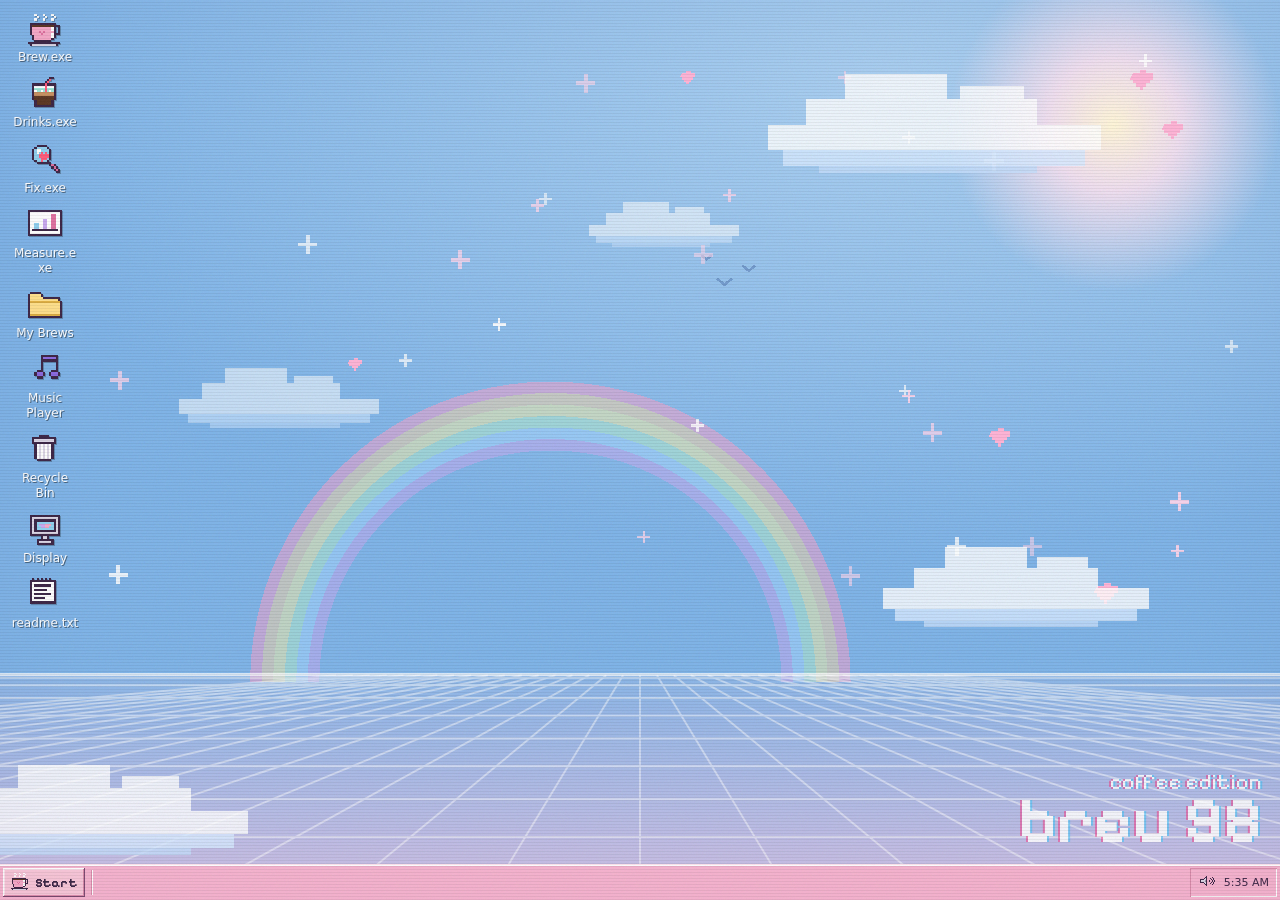
<file: index.html>
<!DOCTYPE html>
<html lang="en" data-theme="sky">
<head>
<meta charset="UTF-8">
<meta name="viewport" content="width=device-width, initial-scale=1.0, viewport-fit=cover">
<title>breu 98 — Coffee Brewing Assistant</title>
<meta http-equiv="Content-Security-Policy" content="default-src 'none'; script-src 'self'; style-src 'self' 'unsafe-inline'; img-src 'self' data: blob:; font-src 'self'; media-src 'self' blob:; base-uri 'none'; form-action 'none'">
<meta name="referrer" content="no-referrer">
<meta name="description" content="breu 98 — a retro desktop coffee brewing assistant: ratios, recipes, taste troubleshooting and extraction yield.">
<meta name="theme-color" content="#7db3e8">
<link rel="icon" href="data:image/svg+xml,%3Csvg xmlns='http://www.w3.org/2000/svg' viewBox='0 0 16 16' shape-rendering='crispEdges'%3E%3Crect x='1' y='5' width='12' height='9' fill='%233a2344'/%3E%3Crect x='2' y='6' width='10' height='6' fill='%23f7a8c8'/%3E%3Crect x='13' y='7' width='2' height='4' fill='%233a2344'/%3E%3Crect x='3' y='1' width='1' height='3' fill='%23b98be6'/%3E%3Crect x='7' y='1' width='1' height='3' fill='%23b98be6'/%3E%3C/svg%3E">
<link rel="preload" href="fonts/pixelify-sans-latin.woff2" as="font" type="font/woff2" crossorigin>
<link rel="preload" href="fonts/vt323-latin.woff2" as="font" type="font/woff2" crossorigin>
<link rel="stylesheet" href="styles.css">
</head>
<body class="fx">

<div id="boot" role="button" aria-label="Skip startup screen">
  <div><div class="logo">breu<sup>98</sup></div><p>coffee edition · warming up the kettle…</p>
    <p class="err">Something went wrong while starting up. Tap to reload.</p></div>
  <div class="bar"></div>
</div>

<div id="desktop">
  <div class="wall wall-sky" aria-hidden="true">
    <svg viewBox="0 0 1000 700" preserveAspectRatio="xMidYMid slice" shape-rendering="crispEdges">
      <defs>
        <radialGradient id="sun"><stop offset="0" stop-color="#fff6d8"/><stop offset=".4" stop-color="#ffe3f0" stop-opacity=".85"/><stop offset="1" stop-color="#ffe3f0" stop-opacity="0"/></radialGradient>
        <linearGradient id="sg" x1="0" y1="0" x2="0" y2="1"><stop offset="0" stop-color="#ffc6e2" stop-opacity=".1"/><stop offset="1" stop-color="#ffc6e2" stop-opacity=".6"/></linearGradient>
        <g id="cl">
          <rect x="60" y="0" width="80" height="20" fill="#fff"/><rect x="150" y="10" width="50" height="12" fill="#fff"/>
          <rect x="30" y="20" width="180" height="20" fill="#fff"/><rect x="0" y="40" width="260" height="20" fill="#fff"/>
          <rect x="12" y="60" width="236" height="12" fill="#d6e9ff"/><rect x="40" y="72" width="170" height="6" fill="#c3dcfa"/>
        </g>
      </defs>
      <g data-ax="870" data-ay="110"><circle cx="870" cy="110" r="130" fill="url(#sun)" shape-rendering="auto"/></g>
      <g fill="none" stroke-width="9" opacity=".5" data-ax="430" data-ay="545" data-s=".62">
        <path d="M200 545 A230 230 0 0 1 660 545" stroke="#ff9ec8"/><path d="M209 545 A221 221 0 0 1 651 545" stroke="#ffd59e"/>
        <path d="M218 545 A212 212 0 0 1 642 545" stroke="#fff3a0"/><path d="M227 545 A203 203 0 0 1 633 545" stroke="#b8f0c8"/>
        <path d="M236 545 A194 194 0 0 1 624 545" stroke="#a8d8ff"/><path d="M245 545 A185 185 0 0 1 615 545" stroke="#c9a8f0"/>
      </g>
      <g opacity=".55">
        <g data-ax="218" data-ay="324"><g><use href="#cl" transform="translate(140 300) scale(.6)"/></g></g>
        <g data-ax="518" data-ay="188"><g><use href="#cl" transform="translate(460 170) scale(.45)"/></g></g>
      </g>
      <g fill="none" stroke="#5a7fb8" stroke-width="2" opacity=".6" data-ax="565" data-ay="222">
        <path d="M560 230 l6 5 l6 -5"/><path d="M580 220 l5 4 l5 -4"/><path d="M548 212 l4 3 l4 -3"/>
      </g>
      <rect x="0" y="540" width="1000" height="160" fill="url(#sg)"/>
      <g id="sky-grid" stroke="#fff" stroke-width="1.5" opacity=".45" shape-rendering="auto"></g>
      <rect x="0" y="538" width="1000" height="3" fill="#fff" opacity=".7"/>
      <g id="sky-sparkles"></g>
      <g opacity=".8">
        <g data-ax="730" data-ay="100" data-s=".75"><g><use href="#cl" transform="translate(600 70)"/></g></g>
        <g data-ax="794" data-ay="470" data-s=".75"><g><use href="#cl" transform="translate(690 440) scale(.8)"/></g></g>
        <g><use href="#cl" transform="translate(-40 610) scale(.9)"/></g>
      </g>
    </svg>
  </div>
  <div class="wall wall-dream" aria-hidden="true">
    <svg viewBox="0 0 1000 700" preserveAspectRatio="xMidYMid slice" shape-rendering="crispEdges">
      <defs><linearGradient id="dg" x1="0" y1="0" x2="0" y2="1"><stop offset="0" stop-color="#b9a2ee"/><stop offset=".65" stop-color="#e3b8ea"/><stop offset="1" stop-color="#f7c6de"/></linearGradient></defs>
      <defs><linearGradient id="ss" x1="0" y1="0" x2="1" y2="0"><stop offset="0" stop-color="#fff" stop-opacity="0"/><stop offset="1" stop-color="#fff"/></linearGradient></defs>
      <rect width="1000" height="700" fill="url(#dg)"/>
      <g id="dream-stars" fill="#fff"></g>
      <g data-ax="600" data-ay="90" data-ty="215"><line x1="540" y1="120" x2="650" y2="62" stroke="url(#ss)" stroke-width="3" shape-rendering="auto"/>
      <rect x="648" y="59" width="6" height="6" fill="#fff"/></g>
      <g data-ax="770" data-ay="165" data-s=".8" data-ty="245"><circle cx="760" cy="170" r="70" fill="#fff" opacity=".18" shape-rendering="auto"/>
      <circle cx="760" cy="170" r="62" fill="#fff7fd"/><circle cx="790" cy="150" r="58" fill="#c9aef0"/></g>
      <g data-ax="200" data-ay="150" data-ty="275"><g transform="translate(200 150)">
        <circle r="24" fill="#f7c6de"/><rect x="-24" y="-3" width="48" height="5" fill="#e6a4cc"/><rect x="-20" y="8" width="40" height="4" fill="#e6a4cc"/>
        <ellipse rx="44" ry="9" fill="none" stroke="#fff" stroke-width="3" opacity=".85" transform="rotate(-18)" shape-rendering="auto"/>
      </g></g>
      <g id="dream-city" opacity=".85"></g>
      <g fill="#9a7fe0" opacity=".75"><rect x="0" y="560" width="1000" height="140"/><rect x="40" y="530" width="220" height="30"/><rect x="90" y="505" width="120" height="25"/><rect x="560" y="520" width="300" height="40"/><rect x="620" y="490" width="160" height="30"/></g>
      <g fill="#b99af0" opacity=".8"><rect x="0" y="610" width="1000" height="90"/><rect x="300" y="585" width="240" height="25"/><rect x="820" y="590" width="180" height="20"/></g>
      <g data-ax="910" data-ay="400">
      <g fill="#5f46ad"><rect x="905" y="250" width="9" height="400"/><rect x="872" y="272" width="76" height="6"/><rect x="884" y="300" width="52" height="5"/>
        <rect x="874" y="266" width="4" height="6"/><rect x="942" y="266" width="4" height="6"/><rect x="886" y="294" width="4" height="6"/><rect x="930" y="294" width="4" height="6"/></g>
      <g fill="none" stroke="#5f46ad" stroke-width="2" opacity=".85" shape-rendering="auto">
        <path d="M876 268 Q 560 360 -20 300"/><path d="M944 268 Q 985 292 1020 290"/>
        <path d="M888 296 Q 560 400 -20 350"/><path d="M932 296 Q 980 322 1020 320"/>
      </g></g>
      <g fill="#fbe3f5" opacity=".7">
        <g><rect x="120" y="330" width="90" height="12"/><rect x="100" y="342" width="150" height="12"/><rect x="130" y="354" width="80" height="8" fill="#e9c6ef"/></g>
        <g><rect x="420" y="250" width="70" height="10"/><rect x="400" y="260" width="120" height="10"/></g>
      </g>
    </svg>
  </div>
  <div class="wall wall-holo" aria-hidden="true">
    <svg viewBox="0 0 1000 700" preserveAspectRatio="xMidYMid slice">
      <defs>
        <linearGradient id="hbase" x1="0" y1="0" x2="1" y2="1"><stop offset="0" stop-color="#3b62c8"/><stop offset=".45" stop-color="#5f78dc"/><stop offset="1" stop-color="#2f58b8"/></linearGradient>
        <radialGradient id="hb1"><stop offset="0" stop-color="#c9b0f4" stop-opacity=".95"/><stop offset="1" stop-color="#c9b0f4" stop-opacity="0"/></radialGradient>
        <radialGradient id="hb2"><stop offset="0" stop-color="#8fe8f4" stop-opacity=".9"/><stop offset="1" stop-color="#8fe8f4" stop-opacity="0"/></radialGradient>
        <radialGradient id="hb3"><stop offset="0" stop-color="#f4b6e2" stop-opacity=".8"/><stop offset="1" stop-color="#f4b6e2" stop-opacity="0"/></radialGradient>
        <radialGradient id="hb4"><stop offset="0" stop-color="#7fa8f0" stop-opacity=".9"/><stop offset="1" stop-color="#7fa8f0" stop-opacity="0"/></radialGradient>
        <linearGradient id="hrib" x1="0" y1="0" x2="1" y2="0"><stop offset="0" stop-color="#a8f0ff" stop-opacity=".55"/><stop offset=".35" stop-color="#d9c2ff" stop-opacity=".5"/><stop offset=".7" stop-color="#ffc2e6" stop-opacity=".45"/><stop offset="1" stop-color="#a8f0ff" stop-opacity=".55"/></linearGradient>
        <linearGradient id="hrib2" x1="0" y1="0" x2="1" y2=".4"><stop offset="0" stop-color="#2a4fb0" stop-opacity=".45"/><stop offset=".5" stop-color="#6f7fe0" stop-opacity=".25"/><stop offset="1" stop-color="#2a4fb0" stop-opacity=".45"/></linearGradient>
        <radialGradient id="bub" cx=".35" cy=".3" r=".75"><stop offset="0" stop-color="#fff" stop-opacity=".9"/><stop offset=".22" stop-color="#fff" stop-opacity=".12"/><stop offset="1" stop-color="#d8f4ff" stop-opacity=".3"/></radialGradient>
        <linearGradient id="iri" x1="0" y1="0" x2="1" y2="1"><stop offset="0" stop-color="#ffb3e0"/><stop offset=".5" stop-color="#a8f0ff"/><stop offset="1" stop-color="#fff3a8"/></linearGradient>
        <linearGradient id="gloss" x1="0" y1="0" x2="1" y2="1"><stop offset=".3" stop-color="#fff" stop-opacity="0"/><stop offset=".48" stop-color="#fff" stop-opacity=".22"/><stop offset=".52" stop-color="#fff" stop-opacity=".08"/><stop offset=".7" stop-color="#fff" stop-opacity="0"/></linearGradient>
      </defs>
      <rect width="1000" height="700" fill="url(#hbase)"/>
      <circle cx="240" cy="170" r="430" fill="url(#hb1)"/>
      <circle cx="840" cy="580" r="400" fill="url(#hb2)"/>
      <circle cx="720" cy="110" r="300" fill="url(#hb3)"/>
      <circle cx="110" cy="640" r="360" fill="url(#hb4)"/>
      <path d="M-60 430 C 140 300 330 560 560 440 S 880 250 1060 350 L1060 470 C 880 390 760 570 540 560 S 160 430 -60 540 Z" fill="url(#hrib)"/>
      <path d="M-60 190 C 170 90 360 300 600 200 S 900 60 1060 130 L1060 200 C 880 150 740 330 560 300 S 180 170 -60 260 Z" fill="url(#hrib2)"/>
      <path d="M-60 610 C 220 520 420 700 700 600 S 960 520 1060 560 L1060 720 L-60 720 Z" fill="url(#hrib)" opacity=".7"/>
      <g fill="none" stroke="#fff" stroke-linecap="round">
        <path d="M-60 436 C 140 306 330 566 560 446 S 880 256 1060 356" stroke-width="3" opacity=".35"/>
        <path d="M-60 196 C 170 96 360 306 600 206 S 900 66 1060 136" stroke-width="2" opacity=".25"/>
        <path d="M-60 616 C 220 526 420 706 700 606 S 960 526 1060 566" stroke-width="2" opacity=".3"/>
      </g>
      <rect width="1000" height="700" fill="url(#gloss)"/>
      <g id="holo-bits"></g>
    </svg>
  </div>
  <div class="watermark" aria-hidden="true"><span>coffee edition</span><b>breu 98</b></div>
  <div id="icons" role="list" aria-label="Desktop"></div>
  <div id="wins"></div>
</div>

<div id="start-menu" hidden role="menu" aria-label="Start menu">
  <div class="banner">breu<em>98</em></div>
  <ul id="start-list"></ul>
</div>

<nav id="taskbar" aria-label="Taskbar">
  <button class="btn" id="start-btn" aria-haspopup="menu" aria-expanded="false"><span id="start-ico"></span>Start</button>
  <div class="tb-sep"></div>
  <div id="tasks"></div>
  <div id="tray">
    <button id="snd-btn" aria-label="Sound off" title="Sound off"></button>
    <span id="clock"></span>
  </div>
</nav>

<div id="fx" aria-hidden="true"></div>
<div id="shutdown" hidden role="button">It's now safe to drink your coffee.<br><small style="font-size:.5em;opacity:.7">click to boot again</small></div>

<!-- ── APP TEMPLATES ───────────────────────────────────── -->
<template id="t-brew">
  <div class="tabs" role="tablist" aria-label="Category" id="cat-tabs"></div>
  <div class="tabpanel">
    <div class="btn-row" id="method-chips" role="group" aria-label="Method"></div>
    <p id="method-desc" class="why" style="margin-top:10px; font-size:12px;"></p>
  </div>
  <fieldset class="grp"><legend>Parameters</legend>
    <div class="params">
      <div><span class="lbl">Grind</span><span class="v" id="p-grind"></span></div>
      <div><span class="lbl">Temp</span><span class="v num" id="p-temp"></span></div>
      <div><span class="lbl">Time</span><span class="v num" id="p-time"></span></div>
      <div><span class="lbl">Ratio</span><span class="v num" id="p-ratio"></span></div>
    </div>
    <div class="params" style="margin-top:10px; padding-top:8px; border-top:1px dotted var(--sh);">
      <div><span class="lbl">Body</span><span id="p-body"></span></div>
      <div><span class="lbl">Clarity</span><span id="p-clarity"></span></div>
      <div><span class="lbl">Technique</span><span id="p-sens"></span></div>
    </div>
  </fieldset>
  <div class="grid2">
    <div><label class="lbl" for="dose">Coffee dose (g)</label><input class="field" type="number" id="dose" inputmode="decimal" value="15" min="1" max="2000"></div>
    <div><label class="lbl" for="ratio">Ratio (1 : x)</label><input class="field" type="number" id="ratio" inputmode="decimal" value="16" min="1" max="100"></div>
  </div>
  <div class="grid2" style="margin-top:12px;">
    <div class="lcd"><span class="lbl">Water to pour</span><div class="big" id="out-water">—</div><span class="unit">grams</span></div>
    <div class="lcd"><span class="lbl">Yield</span><div class="big" id="out-cup">—</div><span class="unit">ends up in cup</span></div>
  </div>
  <div class="btn-row" style="margin:12px 0;">
    <button class="btn" id="save-brew"><span data-ico="floppy"></span>Save brew…</button>
    <button class="btn" id="open-brews"><span data-ico="folder"></span>My Brews</button>
  </div>
  <button class="acc" id="guide-btn" aria-expanded="false" aria-controls="guide-body"><span class="pm"></span>Step-by-step guide</button>
  <div class="acc-body" id="guide-body" hidden><ol class="steps" id="guide-steps"></ol></div>
  <div style="height:4px"></div>
  <button class="acc" id="dialin-btn" aria-expanded="false" aria-controls="dialin-body"><span class="pm"></span>Dial-in guide</button>
  <div class="acc-body" id="dialin-body" hidden>
    <ul class="tips" id="dialin-tips"></ul>
    <p style="margin-top:12px; padding-top:10px; border-top:1px dotted var(--sh);"><span class="lbl">Best with</span><span id="best-with"></span></p>
  </div>
</template>

<template id="t-drinks">
  <h3 class="px">Drinks Menu</h3>
  <p class="sub">Tap any drink to see the recipe.</p>
  <div class="tabs" role="tablist" aria-label="Drink category" id="drink-cats"></div>
  <div class="tabpanel"><div class="drink-grid" id="drinks-grid"></div></div>
</template>

<template id="t-fix">
  <h3 class="px">Taste Troubleshooter</h3>
  <p class="sub">Describe your cup and get targeted fixes.</p>
  <div class="sym-grid" id="sym-chips" role="group" aria-label="Symptom"></div>
  <fieldset class="grp"><legend>Extraction</legend>
    <div class="spec-legend" style="margin:0 0 12px; font-family:var(--px); font-size:12px;"><span>Under</span><span>Ideal</span><span>Over</span></div>
    <div class="spec"><div class="spec-fill"></div><div class="spec-thumb" id="spec-thumb"></div></div>
    <div class="spec-legend"><span>sour · thin</span><span>sweet · balanced</span><span>bitter · dry</span></div>
  </fieldset>
  <div class="sunk" id="fix-result" hidden>
    <span class="lbl" id="fix-tag"></span>
    <h3 class="px" id="fix-cause" style="margin:2px 0 6px;"></h3>
    <p class="why" id="fix-science" style="margin-bottom:12px;"></p>
    <ul class="tips" id="fix-list"></ul>
  </div>
  <p class="empty" id="fix-hint">Select a symptom above to diagnose your brew.</p>
</template>

<template id="t-measure">
  <h3 class="px">Extraction Yield</h3>
  <p class="sub">Quantify your brew with refractometer and dose data.</p>
  <fieldset class="grp"><legend>What you're measuring</legend>
    <p><b>TDS (Total Dissolved Solids)</b> is the percentage of your beverage that is dissolved coffee compounds — measured with a refractometer. A reading of 1.35% means 1.35 g of solids per 100 g of liquid.</p>
    <p style="margin-top:8px;"><b>Extraction Yield</b> tells you what fraction of the coffee's dry mass ended up in the cup. EY% = TDS% × beverage mass ÷ coffee dose. The SCA target for filter coffee is 18–22%.</p>
  </fieldset>
  <div class="grid3">
    <div><label class="lbl" for="ey-tds">TDS %</label><input class="field" type="number" id="ey-tds" inputmode="decimal" step="0.01" placeholder="1.35"></div>
    <div><label class="lbl" for="ey-dose">Dose (g)</label><input class="field" type="number" id="ey-dose" inputmode="decimal" placeholder="15"></div>
    <div><label class="lbl" for="ey-bev">Beverage (g)</label><input class="field" type="number" id="ey-bev" inputmode="decimal" placeholder="240"></div>
  </div>
  <div class="lcd" style="margin-top:12px; display:flex; align-items:flex-end; gap:16px; flex-wrap:wrap;">
    <div><span class="lbl">Extraction Yield</span><div class="big" id="ey-val">—</div></div>
    <div id="ey-verdict" hidden style="margin-bottom:6px;"><span class="badge" id="ey-badge"></span><div class="unit" id="ey-note" style="margin-top:4px;"></div></div>
  </div>
  <div style="margin-top:16px;">
    <div class="spec"><div class="spec-fill"></div><div class="spec-thumb" id="ey-thumb"></div></div>
    <div class="spec-legend"><span>14%</span><span>18%</span><span>22%</span><span>26%</span></div>
  </div>
  <fieldset class="grp" style="margin-top:16px;"><legend>Using a refractometer</legend>
    <ol class="steps">
      <li><span class="n">01</span><span>Let your brew cool to room temperature (or at least below 45 °C) before sampling. Heat changes the refractive index and skews readings.</span></li>
      <li><span class="n">02</span><span>Calibrate with distilled water first — the reading should be 0.00%. Temperature-compensating (ATC) models handle this automatically.</span></li>
      <li><span class="n">03</span><span>Place 2–3 drops on the prism. Close the cover, wait 30 s, then read. Coffee refractometers read in Brix — multiply by 0.85 for approximate TDS%.</span></li>
      <li><span class="n">04</span><span>Take 2–3 readings and average them. A dedicated coffee refractometer (VST, Atago) gives direct TDS% without conversion.</span></li>
    </ol>
  </fieldset>
  <fieldset class="grp chart"><legend>Brewing Control Chart</legend>
    <div class="sunk" style="padding:8px;">
    <svg viewBox="0 0 380 260" role="img" aria-label="Brewing Control Chart — X: TDS strength, Y: extraction yield" style="font-family:VT323,monospace;">
      <g stroke="var(--sh)" stroke-width="1" shape-rendering="crispEdges">
        <line x1="52" y1="16" x2="52" y2="228" stroke="var(--sh-dk)"/><line x1="52" y1="228" x2="372" y2="228" stroke="var(--sh-dk)"/>
        <line x1="52" y1="87" x2="372" y2="87" stroke-dasharray="2,3"/><line x1="52" y1="157" x2="372" y2="157" stroke-dasharray="2,3"/>
        <line x1="132" y1="16" x2="132" y2="228" stroke-dasharray="2,3"/><line x1="212" y1="16" x2="212" y2="228" stroke-dasharray="2,3"/><line x1="292" y1="16" x2="292" y2="228" stroke-dasharray="2,3"/>
      </g>
      <g font-size="13" fill="var(--text2)" text-anchor="end">
        <text x="46" y="20">26%</text><text x="46" y="90">22%</text><text x="46" y="160">18%</text><text x="46" y="231">14%</text>
      </g>
      <g font-size="13" fill="var(--text2)" text-anchor="middle">
        <text x="52" y="242">0.8</text><text x="132" y="242">1.0</text><text x="212" y="242">1.2</text><text x="292" y="242">1.4</text><text x="372" y="242">1.6</text>
        <text x="212" y="257">Strength (TDS %)</text>
        <text x="14" y="124" transform="rotate(-90 14 124)">Extraction Yield %</text>
      </g>
      <rect x="192" y="87" width="120" height="70" fill="var(--ideal)" fill-opacity=".14" stroke="var(--ideal)" stroke-dasharray="4,3" shape-rendering="crispEdges"/>
      <text x="252" y="127" text-anchor="middle" font-size="14" fill="var(--ideal)" letter-spacing="2">IDEAL</text>
      <g id="chart-dot" opacity="0" shape-rendering="crispEdges" fill="var(--over)" stroke="var(--sh-dk)" stroke-width=".6">
        <path d="M-6 -4h4v-2h4v2h4v4h-2v2h-2v2h-2v2h-2v-2h-2v-2h-2v-2h-2z"/>
      </g>
    </svg>
    </div>
    <div class="grid2" style="margin-top:10px;">
      <div><span class="lbl">Filter coffee</span>EY 18–22% · TDS 1.15–1.45%</div>
      <div><span class="lbl">Espresso</span>EY 18–22% · TDS 8–12%</div>
    </div>
  </fieldset>
  <p class="muted" style="text-align:center; font-size:11px;">Targets after SCA Golden Cup guidelines · EY% = TDS% × beverage mass ÷ coffee dose</p>
</template>

<template id="t-brews">
  <div class="btn-row" style="margin-bottom:8px;">
    <button class="btn" id="mb-open" disabled>Open</button>
    <button class="btn" id="mb-del" disabled>Delete</button>
  </div>
  <div class="listview" style="min-height:160px;"><table>
    <thead><tr><th>Name</th><th>Method</th><th>Dose</th><th>Ratio</th><th>Water</th><th>Saved</th></tr></thead>
    <tbody id="mb-rows"></tbody>
  </table><p class="empty" id="mb-empty">No saved brews yet. Use <b>Save brew…</b> in Brew.exe.</p></div>
</template>

<template id="t-bin">
  <div class="btn-row" style="margin-bottom:8px;">
    <button class="btn" id="bin-restore" disabled>Restore</button>
    <button class="btn" id="bin-empty">Empty Recycle Bin</button>
  </div>
  <div class="listview" style="min-height:140px;"><table>
    <thead><tr><th>Name</th><th>Method</th><th>Deleted</th></tr></thead>
    <tbody id="bin-rows"></tbody>
  </table><p class="empty" id="bin-none">The bin is empty. Unlike your cup, hopefully.</p></div>
</template>

<template id="t-music">
  <div class="lcd" style="overflow:hidden; white-space:nowrap;"><span class="lbl">Now playing</span><div id="mp-title" style="font:26px/1.1 var(--mono);">brew.mid</div><div class="unit" id="mp-time">00:00 · stopped</div></div>
  <div class="btn-row" style="justify-content:center; margin:10px 0;">
    <button class="btn" id="mp-prev" aria-label="Previous track"><span data-ico="prev"></span></button>
    <button class="btn" id="mp-play" aria-label="Play"><span data-ico="play"></span></button>
    <button class="btn" id="mp-next" aria-label="Next track"><span data-ico="next"></span></button>
  </div>
  <label class="lbl" for="mp-vol">Volume</label>
  <input type="range" id="mp-vol" min="0" max="100" value="45" style="width:100%; accent-color:var(--title1);">
  <p class="muted" style="font-size:11px; margin-top:8px;">Original lo-fi chiptunes by Yirschen, synthesized live in your browser — no audio files, no streaming.</p>
</template>

<template id="t-display">
  <fieldset class="grp"><legend>Theme</legend>
    <div class="grid3" id="theme-list"></div>
  </fieldset>
  <fieldset class="grp"><legend>Effects</legend>
    <label style="display:flex; gap:8px; align-items:center; margin-bottom:6px;"><input type="checkbox" id="opt-fx"> Retro screen (scanlines, grain, RGB split)</label>
    <label style="display:flex; gap:8px; align-items:center; margin-bottom:6px;"><input type="checkbox" id="opt-pop"> Silly error popups</label>
    <label style="display:flex; gap:8px; align-items:center; margin-bottom:6px;"><input type="checkbox" id="opt-snd"> Sound effects</label>
    <label style="display:flex; gap:8px; align-items:center; margin-bottom:6px;"><input type="checkbox" id="opt-boot"> Show startup screen every time</label>
    <label style="display:flex; gap:8px; align-items:center;"><input type="checkbox" id="opt-motion"> Reduce motion</label>
  </fieldset>
</template>

<template id="t-readme">
  <div class="sunk" style="font:18px/1.35 var(--mono); white-space:pre-wrap; min-height:100%;">breu 98 — coffee edition
========================
created by Yirschen

Brew.exe     ratios, water &amp; yield for 13 methods,
             step-by-step guides and dial-in tips
Drinks.exe   18 café drink recipes
Fix.exe      taste troubleshooter
Measure.exe  extraction yield + brewing control chart
My Brews     your saved recipes (kept in this browser)
Music        lo-fi chiptunes while you wait for the bloom

Built on published specialty-coffee brewing
science. All calculations are estimates.

tip: Start → Display Properties to change themes.
     Start → Legal &amp; Privacy for the fine print.

enjoying breu 98? buy me a coffee ☕
<a href="https://ko-fi.com/yirschen" target="_blank" rel="noopener noreferrer">ko-fi.com/yirschen</a>

© 2026 Yirschen. made with love and too much coffee.</div>
</template>

<template id="t-legal">
  <div class="tabs" role="tablist" aria-label="Section" id="legal-tabs"></div>
  <div class="tabpanel legal" id="legal-body">
    <section data-sec="Privacy">
      <h3 class="px">Privacy</h3>
      <p><b>breu 98 collects nothing.</b> There are no accounts, cookies, analytics, ads, trackers or third-party requests. The app makes no network calls after the page loads; fonts and code are served from this site only.</p>
      <p>Your settings, window layout and saved brews are stored <b>only in your browser's local storage</b> on this device, solely to provide the features you use. They are never sent to us or anyone else. Because this storage is strictly necessary for features you ask for, no consent banner is needed.</p>
      <p>The “buy me a coffee” link in readme.txt opens Ko-fi, a separate site with its own privacy policy. Nothing is shared with it unless you click.</p>
      <p>The web host may keep standard server logs (such as IP address and time of request) for security and operations, as any website does.</p>
      <p>You can delete everything breu 98 has stored on this device at any time:</p>
      <p><button class="btn" id="wipe-data"><span data-ico="bin"></span>Delete all my data…</button></p>
    </section>
    <section data-sec="Terms" hidden>
      <h3 class="px">Terms of use</h3>
      <p>breu 98 is provided free of charge, “as is”, without warranty of any kind. Brewing figures, recipes and troubleshooting tips are general guidance and estimates, not professional, medical or nutritional advice. Results vary with equipment, beans and water.</p>
      <p><b>Safety:</b> brewing involves boiling water, hot surfaces and pressurised equipment. Follow your equipment manufacturer's instructions, supervise children, and be mindful of your caffeine intake.</p>
      <p>To the extent permitted by law, the author is not liable for any loss or damage arising from use of this app. Nothing here limits rights you have under consumer-protection law that cannot be excluded.</p>
    </section>
    <section data-sec="Credits" hidden>
      <h3 class="px">Credits &amp; licences</h3>
      <p><b>breu 98</b> — design, code, artwork, sound effects and music © 2026 Yirschen. All rights reserved.</p>
      <p><b>Pixelify Sans</b> — © 2021 The Pixelify Sans Project Authors. <b>VT323</b> — © 2011 The VT323 Project Authors. Both are licensed under the SIL Open Font License 1.1 and bundled with this site (<a href="fonts/OFL-PixelifySans.txt" target="_blank" rel="noopener noreferrer">licence</a>, <a href="fonts/OFL-VT323.txt" target="_blank" rel="noopener noreferrer">licence</a>).</p>
      <p>All music and sound effects are original compositions generated in code; no samples or third-party recordings are used.</p>
    </section>
    <section data-sec="Trademarks" hidden>
      <h3 class="px">Trademarks</h3>
      <p>breu 98 is an independent, retro-styled parody desktop. It is not affiliated with, sponsored by or endorsed by Microsoft Corporation. Windows is a trademark of Microsoft Corporation.</p>
      <p>Extraction targets and the brewing control chart are based on published guidance from the Specialty Coffee Association (SCA). breu 98 is not affiliated with or endorsed by the SCA.</p>
      <p>Brewer and equipment names (including Hario V60, Chemex, Kalita, Origami, Clever Dripper, AeroPress, Bialetti, VST and Atago) are trademarks of their respective owners and are used only to identify compatible equipment.</p>
    </section>
  </div>
</template>
<script src="app.js"></script>
</body>
</html>
</file>
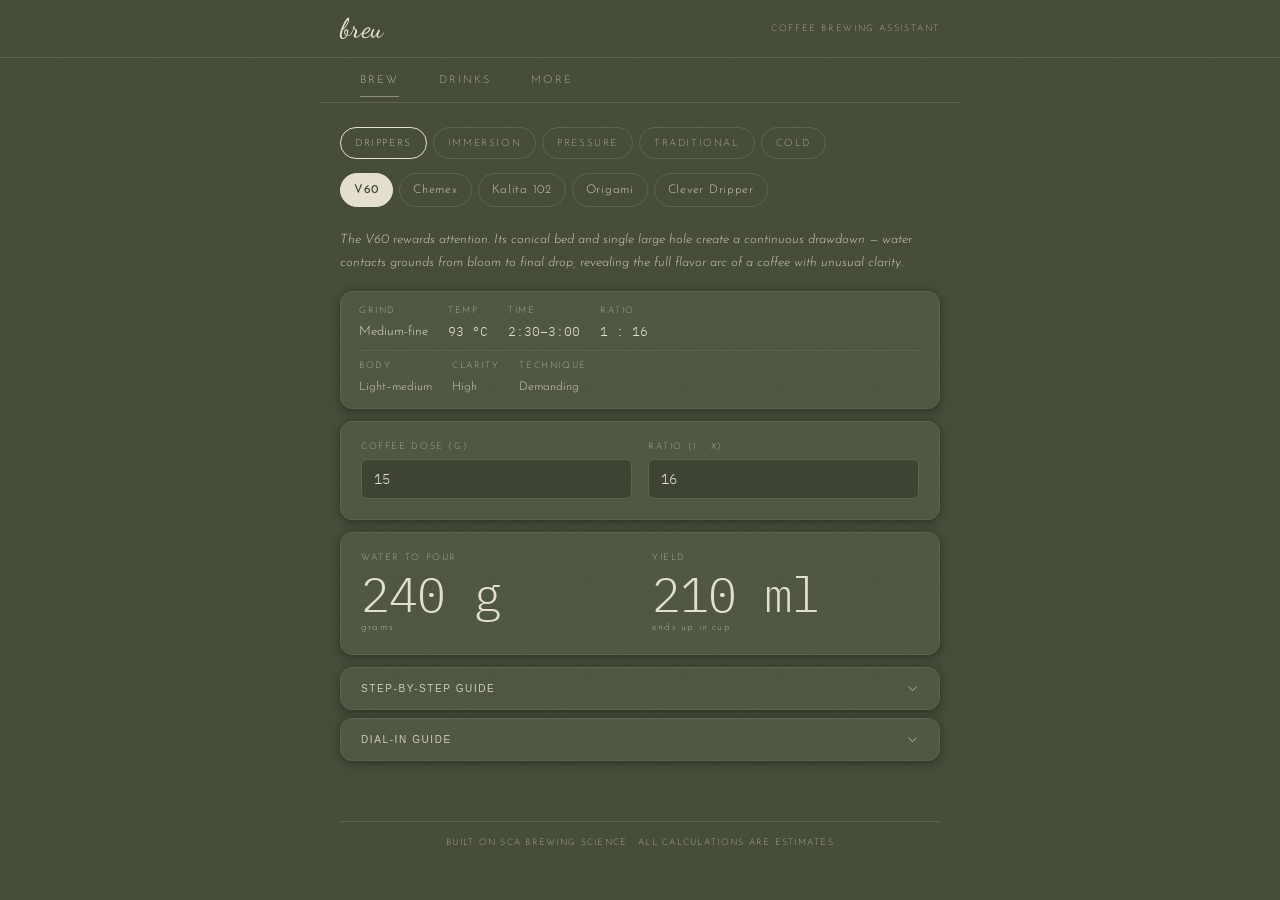
<file: _reference/original.html>
<!DOCTYPE html>
<html lang="en">
<head>
  <meta charset="UTF-8">
  <meta name="viewport" content="width=device-width, initial-scale=1.0">
  <title>Breu — Coffee Brewing Assistant</title>
  <link rel="preconnect" href="https://fonts.googleapis.com">
  <link rel="preconnect" href="https://fonts.gstatic.com" crossorigin>
  <link href="https://fonts.googleapis.com/css2?family=Dancing+Script:wght@400;500;600&family=Josefin+Sans:ital,wght@0,100;0,200;0,300;0,400;1,200&family=IBM+Plex+Mono:wght@300;400&display=swap" rel="stylesheet">
  <style>
    :root {
      --bg:      #454B38;
      --card:    #4E5542;
      --card-dk: #3C4230;
      --fg:      #E5E0D0;
      --fg2:     #D2CDBA;
      --muted:   #8A8879;
      --border:  #5C6349;
      --accent:  #C8BC8A;
      --under:   #C4B040;
      --ideal:   #7EA050;
      --over:    #B85438;
      --shadow:  0 2px 12px rgba(0,0,0,.28), 0 1px 4px rgba(0,0,0,.18);
    }
    *, *::before, *::after { box-sizing: border-box; margin: 0; padding: 0; }
    body { background: var(--bg); color: var(--fg); font-family: 'Josefin Sans', sans-serif; font-weight: 300; min-height: 100dvh; }
    body::after {
      content: ''; position: fixed; inset: 0; z-index: 999; pointer-events: none; opacity: .04;
      background-image: url("data:image/svg+xml,%3Csvg xmlns='http://www.w3.org/2000/svg' viewBox='0 0 256 256'%3E%3Cfilter id='n'%3E%3CfeTurbulence type='fractalNoise' baseFrequency='.9' numOctaves='4' stitchTiles='stitch'/%3E%3C/filter%3E%3Crect width='100%25' height='100%25' filter='url(%23n)'/%3E%3C/svg%3E");
      background-size: 96px 96px;
    }
    [role="tabpanel"] { display: none; }
    [role="tabpanel"].active { display: block; animation: fin .18s ease; }
    @keyframes fin { from { opacity:.4 } to { opacity:1 } }

    .tab-btn {
      font-family: 'Josefin Sans', sans-serif; font-size: 11px; font-weight: 200;
      letter-spacing: .18em; text-transform: uppercase; color: var(--fg2);
      background: none; border: none; cursor: pointer; padding: 10px 20px;
      min-height: 44px; position: relative; transition: color .15s;
    }
    .tab-btn[aria-selected="true"] { color: var(--fg); }
    .tab-btn[aria-selected="true"]::after {
      content: ''; position: absolute; bottom: 5px; left: 20px; right: 20px;
      height: 1px; background: var(--fg); opacity: .45;
    }
    .tab-btn:hover:not([aria-selected="true"]) { color: var(--accent); }

    .cat-tab {
      border: 1px solid var(--border); background: none; color: var(--fg2);
      padding: 0 14px; height: 32px; border-radius: 100px;
      font-family: 'Josefin Sans', sans-serif; font-size: 10px; font-weight: 200;
      letter-spacing: .16em; text-transform: uppercase; cursor: pointer;
      white-space: nowrap; display: inline-flex; align-items: center;
      transition: border-color .12s, color .12s;
    }
    .cat-tab.active { border-color: var(--fg); color: var(--fg); }
    .cat-tab:hover:not(.active) { border-color: var(--accent); color: var(--accent); }

    .chip {
      cursor: pointer; border: 1px solid var(--border); background: none; color: var(--fg2);
      padding: 0 13px; height: 34px; border-radius: 100px;
      font-family: 'Josefin Sans', sans-serif; font-size: 12px; font-weight: 300;
      letter-spacing: .06em; transition: all .12s; white-space: nowrap;
      display: inline-flex; align-items: center;
    }
    .chip:hover { border-color: var(--fg); color: var(--fg); }
    .chip.active { background: var(--fg); border-color: var(--fg); color: var(--card-dk); font-weight: 400; }

    .sym-chip {
      cursor: pointer; border: 1px solid var(--border); background: none; color: var(--fg2);
      padding: 10px 14px; border-radius: 8px;
      font-family: 'Josefin Sans', sans-serif; font-size: 12px; font-weight: 300;
      letter-spacing: .05em; transition: all .12s; min-height: 44px;
      display: flex; align-items: center; width: 100%; text-align: left;
    }
    .sym-chip:hover { border-color: var(--fg); color: var(--fg); }
    .sym-chip.active { background: var(--fg); border-color: var(--fg); color: var(--card-dk); }

    .brew-input {
      background: var(--card-dk); border: 1px solid var(--border); color: var(--fg);
      padding: 10px 12px; border-radius: 6px;
      font-family: 'IBM Plex Mono', monospace; font-size: 14px; font-weight: 300;
      width: 100%; transition: border-color .12s;
    }
    .brew-input:focus { outline: none; border-color: var(--fg); }
    .brew-input::placeholder { color: var(--fg2); }

    .card { background: var(--card); border: 1px solid var(--border); border-radius: 12px; box-shadow: var(--shadow); }

    .spec-track {
      height: 8px; border-radius: 100px;
      background: linear-gradient(to right, #4A6A9A 0%, var(--under) 22%, var(--ideal) 50%, var(--over) 78%, #1C0C06 100%);
      position: relative;
    }
    .spec-thumb {
      position: absolute; top: 50%; transform: translate(-50%,-50%);
      width: 16px; height: 16px; border-radius: 50%;
      background: var(--fg); border: 2px solid var(--card-dk);
      box-shadow: 0 1px 6px rgba(0,0,0,.4);
      transition: left .35s cubic-bezier(.34,1.56,.64,1), opacity .2s;
    }

    .big-num {
      font-family: 'IBM Plex Mono', monospace; font-size: 3rem; font-weight: 300;
      letter-spacing: -.02em; color: var(--fg); font-variant-numeric: tabular-nums; line-height: 1;
    }
    .field-label {
      font-family: 'Josefin Sans', sans-serif; font-size: 9px; font-weight: 200;
      text-transform: uppercase; letter-spacing: .18em; color: var(--fg2);
      display: block; margin-bottom: 8px;
    }
    .script-head {
      font-family: 'Dancing Script', cursive; font-weight: 500; color: var(--fg);
    }
    .guide-body { max-height: 0; overflow: hidden; transition: max-height .35s ease; }
    .guide-body.open { max-height: 2000px; }
    #guide-chevron { transition: transform .2s; }
    #guide-chevron.open { transform: rotate(180deg); }
    #dialin-chevron { transition: transform .2s; }
    #dialin-chevron.open { transform: rotate(180deg); }
    .dialin-body { max-height: 0; overflow: hidden; transition: max-height .3s ease; }
    .dialin-body.open { max-height: 600px; }

    html { scroll-behavior: smooth; }
    .scroll-row {
      overflow-x: auto;
      -webkit-overflow-scrolling: touch;
      scrollbar-width: none;
      overscroll-behavior-x: contain;
      cursor: grab;
    }
    .scroll-row.dragging { cursor: grabbing; user-select: none; }
    .scroll-row::-webkit-scrollbar { display: none; }

    /* drink cards */
    .drink-card {
      background: var(--card); border: 1px solid var(--border); border-radius: 12px;
      box-shadow: var(--shadow); padding: 16px 14px 16px 20px; cursor: pointer;
      transition: border-color .15s, transform .15s;
      position: relative; overflow: hidden;
    }
    .drink-card:hover { border-color: var(--accent); }
    .drink-card.open { border-color: var(--fg); }
    .drink-recipe { max-height: 0; overflow: hidden; transition: max-height .3s ease; }
    .drink-recipe.open { max-height: 500px; }
    @media (prefers-reduced-motion: reduce) {
      *, *::before, *::after { animation-duration: .01ms !important; transition-duration: .01ms !important; }
    }
  </style>
</head>
<body>

<header style="border-bottom:1px solid var(--border); position:sticky; top:0; z-index:50; background:var(--bg);">
  <div style="max-width:640px; margin:0 auto; padding:12px 20px; display:flex; align-items:center; justify-content:space-between;">
    <span class="script-head" style="font-size:1.7rem; letter-spacing:.01em;">breu</span>
    <span style="font-size:9px; font-weight:200; letter-spacing:.18em; text-transform:uppercase; color:var(--fg2);">Coffee Brewing Assistant</span>
  </div>
</header>

<div style="max-width:640px; margin:0 auto; padding:0 20px; border-bottom:1px solid var(--border);">
  <nav role="tablist" aria-label="Modules" style="display:flex;">
    <button role="tab" id="tab-brew"     aria-selected="true"  aria-controls="panel-brew"     class="tab-btn" onclick="switchTab('brew')">Brew</button>
    <button role="tab" id="tab-drinks"   aria-selected="false" aria-controls="panel-drinks"   class="tab-btn" onclick="switchTab('drinks')">Drinks</button>
    <button role="tab" id="tab-advanced" aria-selected="false" aria-controls="panel-advanced" class="tab-btn" onclick="switchTab('advanced')">More</button>
  </nav>
</div>

<main style="max-width:640px; margin:0 auto; padding:24px 20px 60px;">

<!-- ── BREW ──────────────────────────────────────────────────────────────── -->
<div role="tabpanel" id="panel-brew" aria-labelledby="tab-brew" class="active">

  <!-- Category tabs -->
  <div class="scroll-row" style="margin-bottom:12px;">
    <div id="cat-tabs" style="display:inline-flex; gap:6px; padding-bottom:2px;"></div>
  </div>

  <!-- Method chips -->
  <div class="scroll-row" style="margin-bottom:20px;">
    <div id="method-chips" style="display:inline-flex; gap:6px; padding-bottom:2px;"></div>
  </div>

  <!-- Method description -->
  <p id="method-desc" style="font-size:13px; font-weight:300; line-height:1.75; color:var(--fg2); font-style:italic; margin-bottom:16px; display:none;"></p>

  <!-- Params -->
  <div class="card" id="brew-params" style="padding:14px 18px; margin-bottom:12px; display:none;">
    <div style="display:flex; gap:20px; flex-wrap:wrap; margin-bottom:10px;">
      <div><span class="field-label">Grind</span><span id="p-grind" style="font-size:13px; color:var(--fg);"></span></div>
      <div><span class="field-label">Temp</span><span id="p-temp" style="font-family:'IBM Plex Mono',monospace; font-size:13px; font-weight:300; color:var(--fg);"></span></div>
      <div><span class="field-label">Time</span><span id="p-time" style="font-family:'IBM Plex Mono',monospace; font-size:13px; font-weight:300; color:var(--fg);"></span></div>
      <div><span class="field-label">Ratio</span><span id="p-ratio" style="font-family:'IBM Plex Mono',monospace; font-size:13px; font-weight:300; color:var(--fg);"></span></div>
    </div>
    <div style="display:flex; gap:20px; padding-top:10px; border-top:1px solid var(--border);">
      <div><span class="field-label">Body</span><span id="p-body" style="font-size:12px; color:var(--fg2);"></span></div>
      <div><span class="field-label">Clarity</span><span id="p-clarity" style="font-size:12px; color:var(--fg2);"></span></div>
      <div><span class="field-label">Technique</span><span id="p-sensitivity" style="font-size:12px; color:var(--fg2);"></span></div>
    </div>
  </div>

  <!-- Inputs -->
  <div class="card" style="padding:20px; margin-bottom:12px;">
    <div style="display:grid; grid-template-columns:1fr 1fr; gap:16px;">
      <div>
        <label class="field-label" for="dose">Coffee dose (g)</label>
        <input class="brew-input" type="number" id="dose" inputmode="decimal" value="15" min="1" max="500" oninput="calcBrew()">
      </div>
      <div>
        <label class="field-label" for="ratio">Ratio (1 : x)</label>
        <input class="brew-input" type="number" id="ratio" inputmode="decimal" value="16" min="1" max="100" oninput="calcBrew()">
      </div>
    </div>
  </div>

  <!-- Results -->
  <div class="card" style="padding:20px; margin-bottom:12px;">
    <div style="display:grid; grid-template-columns:1fr 1fr; gap:24px;">
      <div>
        <span class="field-label">Water to pour</span>
        <div class="big-num" id="out-water">—</div>
        <span style="font-size:10px; font-weight:200; letter-spacing:.12em; color:var(--fg2);">grams</span>
      </div>
      <div>
        <span class="field-label" id="out-cup-label">Yield</span>
        <div class="big-num" id="out-cup">—</div>
        <span style="font-size:10px; font-weight:200; letter-spacing:.12em; color:var(--fg2);" id="out-cup-unit">ends up in cup</span>
      </div>
    </div>
  </div>

  <!-- Step guide -->
  <div class="card" id="brew-guide" style="overflow:hidden; display:none; margin-bottom:8px;">
    <button onclick="toggleGuide()" id="guide-btn" aria-expanded="false"
            style="width:100%; display:flex; align-items:center; justify-content:space-between; padding:14px 20px; font-size:10px; font-weight:200; letter-spacing:.16em; text-transform:uppercase; color:var(--fg2); background:none; border:none; cursor:pointer; transition:color .15s;">
      <span>Step-by-step guide</span>
      <svg id="guide-chevron" width="13" height="13" fill="none" stroke="currentColor" viewBox="0 0 24 24" stroke-width="1.5">
        <path stroke-linecap="round" stroke-linejoin="round" d="M19 9l-7 7-7-7"/>
      </svg>
    </button>
    <div class="guide-body" id="guide-body">
      <ol id="guide-steps" style="margin:0 20px 20px; padding:0; list-style:none; border-left:1px solid var(--border); padding-left:20px; display:flex; flex-direction:column; gap:16px;"></ol>
    </div>
  </div>

  <!-- Dial-in tips -->
  <div class="card" id="dialin-wrap" style="overflow:hidden; display:none;">
    <button onclick="toggleDialin()" id="dialin-btn" aria-expanded="false"
            style="width:100%; display:flex; align-items:center; justify-content:space-between; padding:14px 20px; font-size:10px; font-weight:200; letter-spacing:.16em; text-transform:uppercase; color:var(--fg2); background:none; border:none; cursor:pointer; transition:color .15s;">
      <span>Dial-in guide</span>
      <svg id="dialin-chevron" width="13" height="13" fill="none" stroke="currentColor" viewBox="0 0 24 24" stroke-width="1.5">
        <path stroke-linecap="round" stroke-linejoin="round" d="M19 9l-7 7-7-7"/>
      </svg>
    </button>
    <div class="dialin-body" id="dialin-body">
      <div style="margin:0 20px 16px; display:flex; flex-direction:column; gap:8px;">
        <ul id="dialin-tips" style="margin:0; padding:0; list-style:none; display:flex; flex-direction:column; gap:8px; border-left:1px solid var(--border); padding-left:20px;"></ul>
        <p id="best-with" style="font-size:12px; font-weight:200; color:var(--fg2); line-height:1.65; margin-top:8px; padding-top:12px; border-top:1px solid var(--border);"></p>
      </div>
    </div>
  </div>

</div>

<!-- ── ADVANCED ──────────────────────────────────────────────────────────── -->
<div role="tabpanel" id="panel-advanced" aria-labelledby="tab-advanced">

  <div style="margin-bottom:20px;">
    <h2 class="script-head" style="font-size:2.2rem; margin-bottom:6px;">More</h2>
    <p style="font-size:12px; font-weight:200; letter-spacing:.06em; color:var(--fg2);">Deeper tools for diagnosing and measuring your brew.</p>
  </div>

  <div class="scroll-row" style="margin-bottom:24px;">
    <div style="display:inline-flex; gap:6px; padding-bottom:2px;">
      <button id="subtab-fix" class="cat-tab active" onclick="switchAdvTab('fix')">Fix</button>
      <button id="subtab-ey"  class="cat-tab"        onclick="switchAdvTab('ey')">Measure</button>
    </div>
  </div>

  <!-- FIX ─────────────────────────────────────────────────────────── -->
  <div id="adv-fix">
  <div style="margin-bottom:24px;">
    <h3 class="script-head" style="font-size:1.8rem; margin-bottom:6px;">Taste Troubleshooter</h3>
    <p style="font-size:12px; font-weight:200; letter-spacing:.06em; color:var(--fg2);">Describe your cup and get targeted fixes.</p>
  </div>

  <div id="sym-chips" style="display:grid; grid-template-columns:1fr 1fr; gap:8px; margin-bottom:20px;"></div>

  <div class="card" style="padding:20px; margin-bottom:12px;">
    <div style="display:flex; justify-content:space-between; font-size:9px; font-weight:200; letter-spacing:.14em; text-transform:uppercase; color:var(--fg2); margin-bottom:8px;">
      <span>Under</span><span>Ideal</span><span>Over</span>
    </div>
    <div class="spec-track" style="margin-bottom:8px;">
      <div class="spec-thumb" id="spec-thumb" style="left:50%; opacity:0;"></div>
    </div>
    <div style="display:flex; justify-content:space-between; font-family:'IBM Plex Mono',monospace; font-size:9px; font-weight:300; color:var(--fg2);">
      <span>sour · thin</span><span>sweet · balanced</span><span>bitter · dry</span>
    </div>
  </div>

  <div class="card" id="fix-result" style="padding:20px; display:none;">
    <span id="fix-tag" style="font-size:9px; font-weight:200; text-transform:uppercase; letter-spacing:.18em; color:var(--fg2);"></span>
    <h3 id="fix-cause" class="script-head" style="font-size:1.9rem; margin:6px 0 4px;"></h3>
    <p id="fix-science" style="font-size:12px; font-weight:200; line-height:1.65; color:var(--fg2); margin-bottom:16px;"></p>
    <ul id="fix-list" style="margin:0; padding:0; list-style:none; display:flex; flex-direction:column; gap:10px;"></ul>
  </div>

  <p id="fix-hint" style="font-size:12px; font-weight:200; letter-spacing:.05em; color:var(--fg2); text-align:center; padding:32px 0;">
    Select a symptom above to diagnose your brew.
  </p>
  </div>

  <!-- MEASURE ─────────────────────────────────────────────────────── -->
  <div id="adv-ey" style="display:none;">
  <div style="margin-bottom:24px;">
    <h3 class="script-head" style="font-size:1.8rem; margin-bottom:6px;">Extraction Yield</h3>
    <p style="font-size:12px; font-weight:200; letter-spacing:.06em; color:var(--fg2);">Quantify your brew with refractometer and dose data.</p>
  </div>

  <!-- What is TDS -->
  <div class="card" style="padding:16px 18px; margin-bottom:12px; border-style:dashed;">
    <p style="font-size:10px; font-weight:200; letter-spacing:.16em; text-transform:uppercase; color:var(--fg2); margin-bottom:6px;">What you're measuring</p>
    <p style="font-size:12px; font-weight:300; line-height:1.7; color:var(--fg);">
      <strong style="font-weight:400;">TDS (Total Dissolved Solids)</strong> is the percentage of your beverage that is dissolved coffee compounds — measured with a refractometer. A reading of 1.35% means 1.35 g of solids per 100 g of liquid.
    </p>
    <p style="font-size:12px; font-weight:300; line-height:1.7; color:var(--fg); margin-top:8px;">
      <strong style="font-weight:400;">Extraction Yield</strong> tells you what fraction of the coffee's dry mass ended up in the cup. EY% = TDS% × beverage mass ÷ coffee dose. The SCA target for filter coffee is 18–22%.
    </p>
  </div>

  <div class="card" style="padding:20px; margin-bottom:12px;">
    <div style="display:grid; grid-template-columns:1fr 1fr 1fr; gap:12px;">
      <div>
        <label class="field-label" for="ey-tds">TDS %</label>
        <input class="brew-input" type="number" id="ey-tds" inputmode="decimal" step="0.01" placeholder="1.35" oninput="calcEY()">
      </div>
      <div>
        <label class="field-label" for="ey-dose">Dose (g)</label>
        <input class="brew-input" type="number" id="ey-dose" inputmode="decimal" placeholder="15" oninput="calcEY()">
      </div>
      <div>
        <label class="field-label" for="ey-bev">Beverage (g)</label>
        <input class="brew-input" type="number" id="ey-bev" inputmode="decimal" placeholder="240" oninput="calcEY()">
      </div>
    </div>
  </div>

  <div class="card" style="padding:20px; margin-bottom:12px;">
    <div style="display:flex; align-items:flex-end; gap:20px; margin-bottom:20px;">
      <div>
        <span class="field-label">Extraction Yield</span>
        <div class="big-num" id="ey-val" style="font-size:3.5rem;">—</div>
      </div>
      <div id="ey-verdict" style="margin-bottom:3px; display:none; flex-direction:column; gap:4px;">
        <span id="ey-badge" style="font-size:10px; font-weight:300; letter-spacing:.1em; padding:4px 12px; border-radius:100px; display:inline-block;"></span>
        <span id="ey-note" style="font-size:10px; font-weight:200; letter-spacing:.05em; color:var(--fg2);"></span>
      </div>
    </div>
    <div class="spec-track" style="margin-bottom:6px;">
      <div class="spec-thumb" id="ey-thumb" style="left:50%; opacity:0;"></div>
    </div>
    <div style="display:flex; justify-content:space-between; font-family:'IBM Plex Mono',monospace; font-size:9px; font-weight:300; color:var(--fg2);">
      <span>14%</span><span>18%</span><span>22%</span><span>26%</span>
    </div>
  </div>

  <!-- Refractometer guide -->
  <div class="card" style="padding:16px 18px; margin-bottom:12px; border-style:dashed;">
    <p style="font-size:10px; font-weight:200; letter-spacing:.16em; text-transform:uppercase; color:var(--fg2); margin-bottom:10px;">Using a refractometer</p>
    <div style="display:flex; flex-direction:column; gap:8px;">
      <div style="display:flex; gap:10px; font-size:12px; font-weight:300; line-height:1.6; color:var(--fg);">
        <span style="font-family:'IBM Plex Mono',monospace; font-size:10px; color:var(--fg2); flex-shrink:0; margin-top:1px;">01</span>
        <span>Let your brew cool to room temperature (or at least below 45 °C) before sampling. Heat changes the refractive index and skews readings.</span>
      </div>
      <div style="display:flex; gap:10px; font-size:12px; font-weight:300; line-height:1.6; color:var(--fg);">
        <span style="font-family:'IBM Plex Mono',monospace; font-size:10px; color:var(--fg2); flex-shrink:0; margin-top:1px;">02</span>
        <span>Calibrate with distilled water first — the reading should be 0.00%. Temperature-compensating (ATC) models handle this automatically.</span>
      </div>
      <div style="display:flex; gap:10px; font-size:12px; font-weight:300; line-height:1.6; color:var(--fg);">
        <span style="font-family:'IBM Plex Mono',monospace; font-size:10px; color:var(--fg2); flex-shrink:0; margin-top:1px;">03</span>
        <span>Place 2–3 drops on the prism. Close the cover, wait 30 s, then read. Coffee refractometers read in Brix — multiply by 0.85 for approximate TDS%.</span>
      </div>
      <div style="display:flex; gap:10px; font-size:12px; font-weight:300; line-height:1.6; color:var(--fg);">
        <span style="font-family:'IBM Plex Mono',monospace; font-size:10px; color:var(--fg2); flex-shrink:0; margin-top:1px;">04</span>
        <span>Take 2–3 readings and average them. A dedicated coffee refractometer (VST, Atago) gives direct TDS% without conversion.</span>
      </div>
    </div>
  </div>

  <!-- SCA chart -->
  <div class="card" style="padding:20px;">
    <span class="field-label">SCA Brewing Control Chart</span>
    <div style="display:flex; justify-content:center; margin-top:8px;">
      <svg viewBox="0 0 380 260" xmlns="http://www.w3.org/2000/svg"
           aria-label="SCA Brewing Control Chart — X: TDS strength, Y: extraction yield"
           style="width:100%; max-width:460px;">
        <line x1="52" y1="16"  x2="52"  y2="228" stroke="#5C6349" stroke-width="1"/>
        <line x1="52" y1="228" x2="372" y2="228" stroke="#5C6349" stroke-width="1"/>
        <line x1="52" y1="87"  x2="372" y2="87"  stroke="#4E5542" stroke-width=".5"/>
        <line x1="52" y1="157" x2="372" y2="157" stroke="#4E5542" stroke-width=".5"/>
        <line x1="132" y1="16" x2="132" y2="228" stroke="#4E5542" stroke-width=".5"/>
        <line x1="212" y1="16" x2="212" y2="228" stroke="#4E5542" stroke-width=".5"/>
        <line x1="292" y1="16" x2="292" y2="228" stroke="#4E5542" stroke-width=".5"/>
        <text x="46" y="20"  text-anchor="end" font-size="8" fill="#8A8879" font-family="IBM Plex Mono">26%</text>
        <text x="46" y="90"  text-anchor="end" font-size="8" fill="#8A8879" font-family="IBM Plex Mono">22%</text>
        <text x="46" y="160" text-anchor="end" font-size="8" fill="#8A8879" font-family="IBM Plex Mono">18%</text>
        <text x="46" y="231" text-anchor="end" font-size="8" fill="#8A8879" font-family="IBM Plex Mono">14%</text>
        <text x="16" y="124" text-anchor="middle" font-size="8" fill="#8A8879" font-family="Josefin Sans" transform="rotate(-90 16 124)">Extraction Yield %</text>
        <text x="52"  y="242" text-anchor="middle" font-size="8" fill="#8A8879" font-family="IBM Plex Mono">0.8</text>
        <text x="132" y="242" text-anchor="middle" font-size="8" fill="#8A8879" font-family="IBM Plex Mono">1.0</text>
        <text x="212" y="242" text-anchor="middle" font-size="8" fill="#8A8879" font-family="IBM Plex Mono">1.2</text>
        <text x="292" y="242" text-anchor="middle" font-size="8" fill="#8A8879" font-family="IBM Plex Mono">1.4</text>
        <text x="372" y="242" text-anchor="middle" font-size="8" fill="#8A8879" font-family="IBM Plex Mono">1.6</text>
        <text x="212" y="256" text-anchor="middle" font-size="8" fill="#8A8879" font-family="Josefin Sans">Strength (TDS %)</text>
        <!-- ideal zone: TDS 1.15→192, 1.45→312; EY 22%→87, 18%→157 -->
        <rect x="192" y="87" width="120" height="70" fill="#E5E0D0" fill-opacity=".06" stroke="#E5E0D0" stroke-width="1" stroke-dasharray="3,3" rx="2" opacity=".65"/>
        <text x="252" y="126" text-anchor="middle" font-size="7.5" fill="#8A8879" font-family="Josefin Sans" letter-spacing="1.5">IDEAL</text>
        <circle id="chart-dot" cx="-50" cy="-50" r="5" fill="#E5E0D0" stroke="#3C4230" stroke-width="2" opacity="0"/>
      </svg>
    </div>
    <div style="display:grid; grid-template-columns:1fr 1fr; gap:12px; margin-top:16px; padding-top:14px; border-top:1px solid var(--border);">
      <div>
        <p style="font-size:9px; font-weight:200; letter-spacing:.14em; text-transform:uppercase; color:var(--fg2); margin-bottom:4px;">Filter coffee</p>
        <p style="font-size:11px; font-weight:300; color:var(--fg); line-height:1.6;">EY 18–22% · TDS 1.15–1.45%</p>
      </div>
      <div>
        <p style="font-size:9px; font-weight:200; letter-spacing:.14em; text-transform:uppercase; color:var(--fg2); margin-bottom:4px;">Espresso</p>
        <p style="font-size:11px; font-weight:300; color:var(--fg); line-height:1.6;">EY 18–22% · TDS 8–12%</p>
      </div>
    </div>
  </div>

  <p style="font-size:9px; font-weight:200; letter-spacing:.1em; color:var(--fg2); text-align:center; margin-top:16px; line-height:2.2;">
    SCA Golden Cup Standards · EY% = TDS% × beverage mass ÷ coffee dose
  </p>
  </div>

</div>

<!-- ── DRINKS ─────────────────────────────────────────────────────────────── -->
<div role="tabpanel" id="panel-drinks" aria-labelledby="tab-drinks">
  <div style="margin-bottom:24px;">
    <h2 class="script-head" style="font-size:2.2rem; margin-bottom:6px;">Drinks Menu</h2>
    <p style="font-size:12px; font-weight:200; letter-spacing:.06em; color:var(--fg2);">Tap any drink to see the recipe.</p>
  </div>

  <!-- Category filter -->
  <div class="scroll-row" style="margin-bottom:20px;">
    <div id="drinks-cats" style="display:inline-flex; gap:6px; padding-bottom:2px;"></div>
  </div>

  <!-- Cards grid -->
  <div id="drinks-grid" style="display:grid; grid-template-columns:1fr 1fr; gap:10px;"></div>
</div>

</main>

<footer style="max-width:640px; margin:0 auto; padding:0 20px 32px;">
  <p style="font-size:9px; font-weight:200; letter-spacing:.14em; text-transform:uppercase; color:var(--fg2); text-align:center; border-top:1px solid var(--border); padding-top:16px;">
    Built on SCA brewing science · All calculations are estimates
  </p>
</footer>

<script>
// ── DATA ──────────────────────────────────────────────────────────────────────

const METHODS = {
  'V60': {
    cat:'Drippers', ratio:16, grind:'Medium-fine', temp:'93 °C', time:'2:30–3:00', espresso:false,
    body:'Light–medium', clarity:'High', sensitivity:'Demanding',
    description:'The V60 rewards attention. Its conical bed and single large hole create a continuous drawdown — water contacts grounds from bloom to final drop, revealing the full flavor arc of a coffee with unusual clarity.',
    steps:[
      { text:'Rinse paper filter with hot water; discard rinse from your server.', why:'Removes papery taste compounds (trimethylamine) and preheats the dripper to stabilise brew temperature.' },
      { text:'Add ground coffee; create a small well in the centre.', why:'The well helps water penetrate the dry puck evenly during the bloom pour, preventing surface channelling.' },
      { text:'Bloom: pour 2–3× dose weight (≈30–45 g) in a slow spiral. Wait 30–45 s.', why:'CO₂ from fresh coffee outgasses during the bloom. Skipping it traps gas bubbles that create uneven extraction — sour pockets alongside dry channels.' },
      { text:'Continue in slow concentric spirals — keep water level steady.', why:'A consistent water level maintains stable pressure and even contact time across the entire bed. Aggressive pours disturb the grounds and cause channelling.' },
      { text:'Complete all pours by 2:15. Target total drain by 3:00.', why:'Contact time beyond 3:30 leads to over-extraction — harsh, bitter, astringent notes. Drain under 2:00 signals too coarse a grind or too fast a pour.' },
    ],
    dialIn:[
      'Draining too fast (< 2:30)? Grind finer by 1–2 clicks.',
      'Draining too slow (> 3:30)? Grind coarser, or reduce pour volume per stroke.',
      'Sour despite correct time? Extend the bloom to 45 s — CO₂ may still be escaping.',
      'Uneven surface at end? Pours may be too aggressive — aim for the centre and slow down.',
      'Inconsistent results day-to-day? Weigh water and time every pour until the recipe is locked.',
    ],
    bestWith:'Best with light to medium roasts. Ethiopian naturals and Kenyan washed coffees are particularly expressive — the V60 conveys floral, citrus, and stone fruit notes with exceptional clarity.',
  },
  'Chemex': {
    cat:'Drippers', ratio:15, grind:'Medium-coarse', temp:'93 °C', time:'4:00–5:00', espresso:false,
    body:'Light', clarity:'Very high', sensitivity:'Moderate',
    description:'The Chemex\'s thick bonded filter (20–30% heavier than standard) removes nearly all oils and fine particles. The result is a remarkably clean, almost tea-like cup — ideal for showcasing delicate, high-grown coffees.',
    steps:[
      { text:'Fold Chemex filter with 3 layers toward the spout. Rinse and discard.', why:'3 layers face the spout to prevent collapse during brewing. Rinsing removes papery notes and heats the glass vessel.' },
      { text:'Add grounds and level gently.', why:'An even bed prevents water from finding low-resistance paths through the grounds.' },
      { text:'Bloom with 45–60 g water, wait 45 s.', why:'The Chemex\'s thick filter slows drawdown, so bloom degassing is especially important — trapped CO₂ can cause significant channelling.' },
      { text:'Pour in large spirals every 45–60 s, keeping water off the glass walls.', why:'Pouring down the walls bypasses the coffee bed entirely. Stay centered and let water pass through the grounds uniformly.' },
      { text:'Total brew time 4:00–5:00.', why:'The thick filter\'s slow drawdown naturally extends brew time. If you\'re running fast, grind coarser — don\'t compensate by pouring slower.' },
    ],
    dialIn:[
      'Running bitter? The thick filter extracts efficiently — try dropping temp to 91 °C.',
      'Too weak? Chemex filters strip body; increase dose slightly (try 1:14) rather than slowing the pour.',
      'Grounds piling up on filter walls? Wet the walls gently mid-brew to drop them back into the slurry.',
      'Filter collapsing? Make sure 3 layers face the spout — this is the structural side.',
    ],
    bestWith:'Best with washed light roasts — Central Americans (Guatemala, Colombia), East Africans. The lipid-free brew amplifies brightness and delicate aromatics. Avoid very dark roasts: the clean extraction can make them taste thin and bitter.',
  },
  'Kalita 102': {
    cat:'Drippers', ratio:15, grind:'Medium', temp:'93 °C', time:'2:30–3:00', espresso:false,
    body:'Medium', clarity:'Medium–high', sensitivity:'Forgiving',
    description:'The Kalita 102 is a small flat-bed dripper for 1–2 cups. Its three small holes slow the drawdown compared to a V60, and the flat bed means all grounds extract simultaneously — producing a more consistent, sweeter cup with less technique sensitivity.',
    steps:[
      { text:'Fold 102 paper filter edges; rinse in the dripper and discard water.', why:'The folded edges seal the dripper corners and prevent bypass. Rinsing preheats the ceramic and removes papery taste.' },
      { text:'Add grounds and level the flat bed.', why:'The entire flat bed drains at once — an uneven surface creates an uneven water table and inconsistent extraction.' },
      { text:'Bloom: pour 45 g water, wait 30 s.', why:'Flat beds are slightly less prone to CO₂ channelling than cones, but blooming still locks in freshness and evenness.' },
      { text:'Pour in tight concentric circles — keep water level consistent.', why:'Unlike a cone, water doesn\'t naturally funnel toward a single drain point. Keeping the level even ensures the whole bed stays equally saturated.' },
      { text:'Aim for total drain time 2:30–3:00.', why:'Flat beds drain slightly slower than a V60 at the same grind. If you\'re running long, try a coarser grind before adjusting pour technique.' },
    ],
    dialIn:[
      'Channelling on one side? Your bed may be uneven — use a gentle shake after dosing to level.',
      'Running too long? The 102 is small — check you\'re not overdosing for the dripper size (10–18 g max).',
      'Want more body? Try a 1:14 ratio — the flat bed holds extra water well without muddying the cup.',
      'Bitter despite correct time? Drop temp to 91 °C; the flat bed is efficient and can over-extract quickly.',
    ],
    bestWith:'Versatile. Works with medium roasts where you want sweetness and balance — Colombian, Brazilian, Guatemalan origins. The flat bed tames acidity slightly, making it gentler than a V60 on bright naturals.',
  },
  'Origami': {
    cat:'Drippers', ratio:15, grind:'Medium', temp:'93 °C', time:'2:30–3:30', espresso:false,
    body:'Light–medium', clarity:'High', sensitivity:'Moderate',
    description:'The Origami\'s pleated ceramic form is designed for both paper and cloth filters. Paper produces a V60-style clean cup; cloth allows oils through for a fuller body. The ceramic retains heat exceptionally well — one of the most temperature-stable manual drippers available.',
    steps:[
      { text:'Place Origami on a server; insert filter and rinse.', why:'Origami can be used with several filter types. Rinsing bonds the filter to the pleats, which is especially important with paper to prevent bypass.' },
      { text:'Add grounds. Bloom with 2–3× dose weight, 30–45 s.', why:'Same principle as any pour-over — degassing the bed before main pours ensures even extraction front-to-back.' },
      { text:'Pour in controlled spirals — ceramic retains heat, so stay consistent.', why:'The ceramic mass keeps the slurry temperature stable longer than plastic drippers, meaning extraction is more forgiving of slow pour technique.' },
      { text:'Adjust timing based on filter type: cloth runs slightly faster.', why:'Cloth filters have no binders and let water pass more freely. You may need to grind finer when switching from paper to cloth to maintain target brew time.' },
    ],
    dialIn:[
      'Switching to cloth? Grind 1–2 steps finer to maintain the same brew time.',
      'Getting a papery aftertaste? Rinse more thoroughly — 100 ml of hot water, discard completely.',
      'Inconsistent temperature? Preheat the ceramic with boiling water for 30 s before brewing.',
      'Want more body with paper? Try a coarser grind and shorter total brew time to limit lipid filtering.',
    ],
    bestWith:'Excellent with single origins at any roast level. The ceramic body makes it a favourite for tasting flights — heat stability lets you brew back-to-back cups with minimal drift.',
  },
  'Clever Dripper': {
    cat:'Drippers', ratio:15, grind:'Medium', temp:'90 °C', time:'4:00', espresso:false,
    body:'Medium', clarity:'Medium', sensitivity:'Very forgiving',
    description:'The Clever Dripper is a full-immersion brewer that releases only when placed on a vessel. Unlike pour-over methods, all grounds steep simultaneously — eliminating the pour technique variable entirely. Ideal for consistent, repeatable results without the learning curve.',
    steps:[
      { text:'Rinse filter; sit Clever on a cup to keep the valve closed.', why:'The valve opens automatically when placed on a vessel. Resting on a cup keeps it closed during brewing.' },
      { text:'Add grounds; pour all water at once.', why:'Full immersion means you don\'t need to pace your pours — add all water immediately after grounds for complete saturation.' },
      { text:'Stir once, then lid on.', why:'One stir ensures all grounds are wet. The lid traps heat and prevents evaporation during the steep.' },
      { text:'Steep 3:00–4:00.', why:'Unlike pour-overs, steep time is your primary extraction variable. 3:00 is lighter; 4:00 is fuller. Adjust in 30-second increments when dialling in.' },
      { text:'Place on your vessel — the valve opens automatically. Let drain completely.', why:'The drawdown takes about 60–90 s. Unlike French press, grounds are filtered through paper — no sediment in the cup.' },
    ],
    dialIn:[
      'Bitter? Shorten steep to 3:00 or grind coarser. The immersion is efficient.',
      'Sour/weak? Extend steep to 4:30 or grind finer by 1–2 clicks.',
      'Want more body? Try coarser grind + 4:30 steep — a longer immersion extracts more oils.',
      'Getting sediment? Your filter may have micro-holes. Use a double filter or switch brands.',
      'Inconsistent results? Time the steep exactly — even 30 s variation produces noticeable difference in immersion brewing.',
    ],
    bestWith:'Great for medium to dark roasts, origins with chocolatey or nutty profiles — Brazilian, Colombian, Sumatran. Beginners benefit most from its forgiveness; the Clever rewards clean water and consistent steep time above all else.',
  },
  'French Press': {
    cat:'Immersion', ratio:15, grind:'Coarse', temp:'93 °C', time:'4:00', espresso:false,
    body:'Full', clarity:'Low', sensitivity:'Forgiving',
    description:'The French press is the purest full-immersion method — no filter, complete contact. The metal mesh allows oils and fine particles through, producing a rich, textured, full-bodied cup. What it sacrifices in clarity it gains in depth and mouthfeel.',
    steps:[
      { text:'Preheat French press with hot water; discard.', why:'Glass and metal lose heat quickly. A 30-second preheat keeps brew temperature within 1–2 °C of target throughout the steep.' },
      { text:'Add coarse grounds; pour all water.', why:'Coarse grind compensates for the long steep time. Finer grinds in a French press produce over-extracted, muddy cups — the grounds have too much surface area over 4 minutes.' },
      { text:'Stir the top layer to saturate all grounds.', why:'Dry grounds on the surface extract unevenly. One stir ensures uniform initial saturation before leaving to steep.' },
      { text:'Steep exactly 4 minutes. Place lid, do not press yet.', why:'The lid traps heat and aromatics. Starting the plunge early shortens contact time; most of the extraction happens between 2:00 and 4:00.' },
      { text:'Press slowly. Pour immediately — do not leave grounds in contact.', why:'Pressing slowly keeps fine particles below the mesh. Leaving brewed coffee sitting on grounds continues extraction, producing bitter over-extraction within minutes.' },
    ],
    dialIn:[
      'Gritty sediment in cup? Grind coarser — fine particles pass through the mesh easily.',
      'Bitter? Pour immediately after plunging — don\'t leave coffee sitting on grounds.',
      'Weak? Try 1:12 ratio, or extend steep to 5:00. French press is forgiving with longer times.',
      'Oily sheen bothering you? That\'s natural coffee lipids — this is correct for French press. Unavoidable without a filter.',
      'Pressing requires too much force? Grind is too fine, or you\'re pressing too fast. Slow down and grind coarser.',
    ],
    bestWith:'Best with medium to dark roasts — Brazilian, Sumatran, Ethiopian dry process, Colombian. The oil-rich cup amplifies chocolate, tobacco, and earthy notes. Works poorly with very light, acidic roasts where the lack of clarity turns acidity into tartness.',
  },
  'AeroPress': {
    cat:'Immersion', ratio:15, grind:'Medium-fine', temp:'85 °C', time:'1:30–2:30', espresso:false,
    body:'Medium–full', clarity:'Medium', sensitivity:'Flexible',
    description:'The AeroPress is the most versatile home brewer — pressure, immersion time, grind, and temperature are all variable. The competition community has produced hundreds of world-class recipes. Lower temperature (80–86 °C) is a signature technique that extracts sweetness without harshness.',
    steps:[
      { text:'Standard: insert filter in cap, pre-wet. Set plunger at position 4.', why:'Pre-wetting the paper filter bonds it to the cap and removes papery taste. Position 4 sets the maximum water volume for a standard brew.' },
      { text:'Add grounds; pour water to fill.', why:'The AeroPress holds about 220 ml at position 4. Adjust your dose/ratio to fit the chamber — or use the inverted method for more flexibility.' },
      { text:'Stir 10 s; lock on the cap.', why:'Stirring ensures full saturation before the cap goes on. Locking the cap before flipping (inverted) or pressing (standard) seals the immersion.' },
      { text:'Steep 1:00–2:00; press slowly over 20–30 s.', why:'The AeroPress extracts faster than most methods due to higher pressure. Over 2:00 steep + slow press often produces over-extraction. Stop pressing when you hear hissing.' },
      { text:'Inverted option: fill, stir, cap, flip at 1:30, press over 30 s.', why:'Inverted method prevents early drip-through during steep, giving you full control over contact time. More repeatable, but requires care with the flip.' },
    ],
    dialIn:[
      'Too bitter? Lower temperature to 80–82 °C. AeroPress extracts efficiently — cooler water is a legitimate tool.',
      'Too sour? Raise temp, extend steep, or grind finer.',
      'Pressing is too hard? Grind coarser, or slow your press rate — the pressure builds from speed, not force.',
      'Want espresso-style? Use 1:6 ratio, fine grind, 93 °C — produces a concentrated base for milk drinks.',
      'Hissing during press? That\'s the final air pushing through. Stop here — pressing further extracts bitter compounds from the puck.',
    ],
    bestWith:'Nearly any coffee works. Competition recipes often use light, fruity East Africans. The flexibility makes it ideal for exploring how temperature affects extraction — run the same recipe at 80 °C and 93 °C to hear the same coffee speak two different languages.',
  },
  'Espresso': {
    cat:'Pressure', ratio:2, grind:'Fine', temp:'93 °C', time:'25–30 s', espresso:true,
    body:'Very full', clarity:'Low', sensitivity:'Very demanding',
    description:'Espresso is extraction under pressure — 9 bars forces water through a compacted puck in 25–30 seconds, extracting a concentrated shot with crema. Every variable (grind, dose, tamp, temperature, pressure profile) interacts; small changes have large effects.',
    steps:[
      { text:'Flush group head for 2–3 s. Weigh dose to ±0.1 g.', why:'Flushing stabilises group head temperature. Dose consistency is critical — even 0.5 g changes flow resistance significantly at fine grind sizes.' },
      { text:'Distribute grounds evenly; tamp level at ~15 kg pressure.', why:'An uneven puck channels water through low-density areas, producing simultaneous under- and over-extraction. Levelling matters more than tamp pressure — consistency is the goal.' },
      { text:'Lock in portafilter; start timer immediately.', why:'The timer starts the moment you engage the pump. Pre-infusion (if your machine supports it) at low pressure for 5–8 s reduces channelling risk in dense pucks.' },
      { text:'Target first drops at 7–10 s; full 2× yield by 25–30 s.', why:'First drops at 7 s indicate appropriate puck resistance. Early drops (< 5 s) = too coarse or underweight; late drops (> 12 s) = too fine, overdosed, or poor distribution.' },
      { text:'Adjust grind to dial in. Finer = slower = more extraction. Coarser = faster = less.', why:'Grind size is the primary dial in espresso. Dose and yield are fixed by recipe — the grinder is your instrument. Change by 1 click at a time and taste before changing again.' },
    ],
    dialIn:[
      'Shot running fast (< 20 s)? Grind finer, or check your dose and distribution.',
      'Shot running slow (> 35 s)? Grind coarser, or reduce dose by 0.5 g.',
      'Channelling (blonde streak)? Improve distribution — use a WDT tool before tamping.',
      'Sour espresso? Under-extracted — slow the shot (finer grind) or raise temperature.',
      'Bitter espresso? Over-extracted — speed up the shot (coarser grind) or lower temperature to 91 °C.',
      'No crema? Coffee may be stale (> 3 weeks post-roast) or grind is too coarse.',
    ],
    bestWith:'Medium roasts highlight espresso\'s complexity best — you want caramelised sweetness without the flatness of dark roast or the sourness risk of very light roast. Ethiopian naturals produce a remarkable fruit-forward espresso; Brazilian and Colombian blends are classic for milk-based drinks.',
  },
  'Moka Pot': {
    cat:'Pressure', ratio:7, grind:'Medium-fine', temp:'Stovetop', time:'≈5:00', espresso:false,
    body:'Full', clarity:'Low', sensitivity:'Moderate',
    description:'The Moka pot brews at 1–2 bar — far less than espresso\'s 9 bar. It\'s not espresso, but it produces a rich, intense, oil-heavy concentrate. The stovetop classic since 1933, it rewards low heat and patience over high heat and speed.',
    steps:[
      { text:'Fill bottom chamber with cold water to just below the safety valve.', why:'Hot water in the bottom skips the temperature ramp-up, which can cause the coffee to cook unevenly. Cold water gives a controlled, gradual heat-up. Some prefer hot water to reduce total brew time — experiment with both.' },
      { text:'Fill basket loosely; do not tamp or compress.', why:'At 1–2 bar, a tamped puck creates too much resistance. Grounds should be loosely filled and levelled — no mound, no compression.' },
      { text:'Assemble; place on medium-low heat.', why:'High heat produces steam faster than the coffee can extract cleanly, leading to a burnt, bitter cup. Low and slow gives the water time to do proper extraction work.' },
      { text:'Keep lid open; watch for coffee to begin flowing.', why:'Watching lets you see the flow character. A steady, dark flow is ideal. A violent, sputtering boil means the heat is too high.' },
      { text:'Remove from heat when flow turns pale or starts to sputter.', why:'The pale, blonde flow at the end is over-extracted water being forced through depleted grounds. Removing at this point preserves the quality of what\'s already brewed.' },
    ],
    dialIn:[
      'Burnt taste? Heat is too high, or you\'re not removing it at the right moment.',
      'Weak? Grind finer (not too fine — risk of muddy grounds blocking the filter plate).',
      'Coffee leaking from the seal? Grounds may be on the rim — clean the gasket seat before assembling.',
      'Want a lighter result? Use a 1:8 ratio instead of 1:7 by filling to slightly below the valve.',
      'Spitting violently? Turn heat down significantly — you want a gentle, continuous flow.',
    ],
    bestWith:'Dark to medium-dark roasts with chocolate, caramel, and smoky notes. Brazilian, Italian-style blends, and Cuban coffees are traditional. Light roasts tend to produce high acidity in the Moka pot. The Bialetti is the original; any stovetop-safe pot in aluminium or stainless works.',
  },
  'Turkish': {
    cat:'Traditional', ratio:10, grind:'Extra-fine (powder)', temp:'<100 °C', time:'≈4:00', espresso:false,
    body:'Very full', clarity:'None', sensitivity:'Moderate',
    description:'Turkish coffee (also Cezve, Ibrik, Džezva) is one of the oldest brewing methods — unfiltered, boiled slowly to produce a thick, intensely flavoured coffee where grounds settle in the cup. The foam (kaimaki) is culturally prized and forms during the careful heating process.',
    steps:[
      { text:'Add cold water to the cezve, then extra-fine coffee (and sugar if desired). Don\'t stir.', why:'Starting with cold water and adding coffee on top minimises clumping. Sugar, if used, goes in now — adding it after boiling gives a different (less traditional) result. Do not stir yet.' },
      { text:'Place over very low heat. Heat slowly.', why:'Low heat is essential. The goal is a slow, controlled temperature rise that extracts gently. High heat scalds the grounds at the bottom before the water can distribute the extraction.' },
      { text:'Watch for foam (kaimaki) to rise to the rim. Do not let it boil over.', why:'The foam is formed by CO₂ and proteins — it is a sign of freshness and is considered the best part. Boiling over destroys the foam and introduces harsh flavours. Some practitioners heat to foam twice.' },
      { text:'Spoon foam into cups first, then slowly pour.', why:'Spooning the foam first ensures each cup gets an equal share of the kaimaki. The slow pour minimises disturbance — you want grounds to stay in the pot, not the cup.' },
      { text:'Wait 30 s for grounds to settle completely before drinking.', why:'The grounds are unfiltered and will be in the cup. The first sip should be taken carefully — the bottom third of the cup will be thick with sediment. Never drain a Turkish cup completely.' },
    ],
    dialIn:[
      'No foam forming? Coffee may be stale — the foam requires CO₂ from fresh coffee. Or heat may be too high, collapsing bubbles before they can accumulate.',
      'Bitter? Reduce heat further; boiling is the enemy of Turkish coffee.',
      'Gritty? Grounds are not fine enough — Turkish grind should be powder-fine, the finest setting on almost any grinder.',
      'Want it sweeter? Add sugar before heating (traditional) — the three levels are sade (no sugar), az şekerli (a little), çok şekerli (very sweet).',
    ],
    bestWith:'Medium roasts work well — the method is intense enough to handle body but clear enough to benefit from some sweetness and complexity. Classic blends often include cardamom in Middle Eastern traditions. Ethiopian, Yemeni, and Turkish single origins are especially traditional.',
  },
  'Indian Filter': {
    cat:'Traditional', ratio:4, grind:'Extra-fine', temp:'~95 °C', time:'15–20 min', espresso:false,
    body:'Very full', clarity:'Low', sensitivity:'Forgiving',
    description:'Indian filter coffee (kaapi) is a two-vessel metal filter producing a slow decoction — not drip coffee, but a concentrated liquid blended with hot milk and sugar. Chicory is traditionally added to the blend for body and a distinctive bittersweet note.',
    steps:[
      { text:'Add coffee blend (often 20–30% chicory) to the upper chamber.', why:'Chicory (Cichorium intybus) adds body, colour, and a slightly bitter caramel note. Traditional Indian filter blends are premixed with chicory; adjusting the percentage changes the character of the decoction.' },
      { text:'Tamp firmly; press the disc firmly onto the grounds.', why:'The metal pressing disc applies even pressure across the bed, slowing the decoction drip rate. Inconsistent tamping = uneven drip. Tight pressure = slower, more concentrated decoction.' },
      { text:'Pour near-boiling water over the grounds; place the lid.', why:'Near-boiling water (95 °C) is needed to percolate slowly through the dense, fine bed. The lid traps steam and keeps the upper chamber warm for the duration of the drip.' },
      { text:'Wait 15–20 min for the decoction to drip through.', why:'This is a slow extraction by design. The drip rate is controlled by the tamp and grind — if your decoction drips in under 10 min, tamp harder or grind finer. Over 25 min, loosen slightly.' },
      { text:'Mix 1 part decoction with 3 parts boiled milk. Sweeten to taste.', why:'Traditional kaapi is served in a tumbler and davara set — poured back and forth to cool and aerate. The 1:3 ratio is traditional; adjust to taste. Unsweetened kaapi is uncommon in India.' },
    ],
    dialIn:[
      'Drip too fast (< 10 min)? Tamp harder, grind finer, or increase chicory percentage.',
      'Drip too slow (> 25 min)? Loosen tamp, coarsen grind slightly.',
      'Decoction too weak? Increase dose per cup or tamp harder to slow the drip.',
      'No chicory available? Use 100% coffee and add a small pinch of dark roast — the body will be lighter.',
    ],
    bestWith:'Robusta-Arabica blends are traditional and produce the most authentic flavour. Indian origins — Coorg, Chikmagalur, Araku Valley — work beautifully. Medium to medium-dark roasts. The milk dilutes intensity, so a stronger roast holds up better than a light origin.',
  },
  'Phin': {
    cat:'Traditional', ratio:10, grind:'Medium-coarse', temp:'95 °C', time:'≈6:00', espresso:false,
    body:'Full', clarity:'Low–medium', sensitivity:'Forgiving',
    description:'The Vietnamese Phin is a gravity drip filter producing a slow, concentrated brew. Traditionally enjoyed with sweetened condensed milk (sữa) or over ice, it is one of the simplest brewers — four pieces, no paper needed.',
    steps:[
      { text:'Place Phin on a glass; add grounds and press the insert gently.', why:'The internal press disc controls drip rate by adjusting resistance. A light press = faster drip; firm press = slower, more concentrated brew. Fingerprint pressure is usually correct.' },
      { text:'Bloom: pour ≈30 ml water, wait 30 s.', why:'The Phin\'s fine metal filter can clog if grounds are very fine. The bloom softens grounds and primes the filter plate before the full pour.' },
      { text:'Fill Phin with remaining hot water; place lid on top.', why:'The lid is critical — it traps steam and maintains temperature during the slow drip. Without it, the brew temperature drops significantly before extraction is complete.' },
      { text:'Allow to drip at its own pace — roughly 4–6 minutes.', why:'Do not agitate or press. If the drip is too slow (> 8 min), the insert may be too tight. If too fast (< 3 min), the insert is too loose or grind is too coarse.' },
      { text:'Serve over sweetened condensed milk, or over ice for cà phê sữa đá.', why:'Condensed milk\'s sugar and fat balance the strong, sometimes bitter brew. For iced, brew at full strength — ice dilution is factored into the traditional recipe.' },
    ],
    dialIn:[
      'Dripping in under 3 min? Grind finer, or press the insert more firmly.',
      'Barely dripping (> 10 min)? Loosen the insert or grind slightly coarser.',
      'Too bitter? Vietnamese coffee is naturally robust — try a lighter roast or higher ratio (1:12).',
      'No condensed milk? Substitute 2 tsp sugar + 1 tbsp evaporated milk as an approximation.',
    ],
    bestWith:'Robusta or Robusta-Arabica blends are traditional — Vietnamese Robusta coffees (Đắk Lắk province) have a characteristic earthiness and chocolate bitterness that complements condensed milk perfectly. Light Arabica roasts will feel thin by comparison. The Trung Nguyen brand is widely available and faithful to the original.',
  },
  'Cold Brew': {
    cat:'Cold', ratio:8, grind:'Coarse', temp:'Room temp', time:'12–18 h', espresso:false,
    body:'Full', clarity:'Medium', sensitivity:'Very forgiving',
    description:'Cold brew steeps coarsely ground coffee in cold or room-temperature water for 12–18 hours — bypassing heat entirely. The absence of heat produces a chemically different extraction: less acid, less bitterness, more sweetness and chocolate. The resulting concentrate is diluted before serving.',
    steps:[
      { text:'Combine coarse grounds and cold or room-temperature water in a jar.', why:'Coarse grind compensates for the long steep time. Finer grinds in a 12+ hour cold steep produce over-extracted, bitter concentrates — the long contact time does the extraction work that temperature normally does.' },
      { text:'Stir thoroughly to wet all grounds.', why:'Dry grounds float on the surface and extract unevenly. A thorough initial stir ensures complete saturation. You can stir again at 4–6 h if desired — it slightly increases extraction.' },
      { text:'Cover and steep 12–18 h at room temp, or 18–24 h refrigerated.', why:'Room temperature steeps faster due to slightly higher energy. Refrigerator steeps are slower but the extended time produces a smoother result. Room-temp concentrates can become sour if left beyond 20 h.' },
      { text:'Strain through fine mesh, then a paper filter for clarity.', why:'The two-stage strain removes coarse grounds (mesh) and fines/oils (paper). Skipping the paper filter leaves a turbid concentrate that shortens shelf life and produces a gritty mouthfeel.' },
      { text:'Store concentrate in fridge up to 2 weeks. Dilute 1:1 to 1:2 before serving.', why:'Cold brew concentrate has enough dissolved compounds to inhibit bacterial growth for up to 2 weeks refrigerated. Diluting 1:1 with water approaches espresso strength; 1:2 is standard filter strength. Dilute with milk for a cold latte.' },
    ],
    dialIn:[
      'Too bitter even after dilution? Steep time is too long, or grind is too fine. Reduce to 10–12 h room temp.',
      'Too weak? Increase dose (try 1:6 ratio for concentrate), or extend steep time.',
      'Sour notes? Room-temp steep may have gone too long. Reduce to 12 h, or switch to refrigerator method.',
      'Gritty texture? Strain through paper after the mesh — you\'re getting fine particle pass-through.',
      'Want nitro-style? Force-carbonate the diluted cold brew with a cream whipper and two N₂O chargers.',
    ],
    bestWith:'Medium to medium-dark roasts with chocolate, caramel, and nutty profiles benefit most — Brazilian, Colombian, Guatemalan single origins. Light, floral, acidic roasts lose their defining characteristics in cold brew and tend toward flat sweetness. Dark roasts work well but can produce a very strong concentrate — dilute generously.',
  },
};

const SYMPTOMS = [
  {
    tag:'Sour / sharp', cause:'Under-extracted', pos:15,
    science:'Sour notes indicate that soluble acids were extracted before sweeter compounds could develop. Sourness in coffee is primarily citric, malic, and acetic acid — the first compounds to dissolve. Sweet and bitter compounds require more time, heat, or surface area to extract.',
    fixes:['Grind finer — more surface area increases extraction rate.','Raise brew temperature by 2–3 °C — heat accelerates dissolution of all compounds.','Extend bloom time to 45 s — CO₂ may be blocking water contact.','Pour more slowly, or steep longer (immersion methods).','Check that your grinder is actually grinding finer — burrs may be worn or a timer-dosing grinder may be losing dose weight.'],
  },
  {
    tag:'Bitter / harsh', cause:'Over-extracted', pos:85,
    science:'Bitterness results from over-extraction of bitter alkaloids (caffeine, trigonelline) and phenolic compounds that develop after the sweet compounds have been depleted. This happens when water stays in contact with grounds too long, or temperature is too high.',
    fixes:['Grind coarser — reduces surface area and slows extraction.','Lower temperature by 2–3 °C.','Shorten total brew time.','For French press / AeroPress: reduce steep time.','Stop the pour or press before the very end — the last liquid through a bed is always the most extracted.'],
  },
  {
    tag:'Weak / watery', cause:'Under-strength (low TDS)', pos:25,
    science:'Strength and extraction are different axes. Weak coffee has a low concentration of dissolved solids (TDS) — it may be correctly extracted (good EY%) but simply diluted. Increase dose or reduce water to increase strength.',
    fixes:['Increase dose — use more coffee per litre of water.','Decrease ratio — try 1:14 instead of 1:16.','Check your grinder — weak output can indicate worn burrs producing inconsistent particle sizes.','Ensure water temperature is adequate — below 85 °C, extraction drops sharply.','Verify your scale — a dosing error of 1–2 g in a 15 g recipe noticeably changes strength.'],
  },
  {
    tag:'Too strong', cause:'Over-strength (high TDS)', pos:72,
    science:'High TDS means more dissolved solids per unit of liquid — either from a high dose, low water volume, or over-extracted compounds. Dilution is always an option; the chemistry is already set after brewing.',
    fixes:['Reduce dose (fewer grams of coffee).','Increase ratio — try 1:17 or 1:18 for filter.','Add water post-brew (Americano style) — doesn\'t change extraction, only concentration.','If also bitter: the issue is extraction, not just strength — see the Bitter fix.'],
  },
  {
    tag:'Dry / astringent', cause:'Over-extracted + tannins', pos:92,
    science:'Astringency is a tactile sensation — a drying, puckering mouthfeel caused by polyphenols (tannins) binding to saliva proteins. It\'s distinct from bitterness (taste) and indicates the most extreme over-extraction, often compounded by high mineral water.',
    fixes:['Grind significantly coarser.','Lower water temperature to 87–89 °C.','Avoid agitating grounds at end of brew — the last agitation strips tannins.','Check water mineral content — very hard water (> 300 ppm TDS) amplifies astringency dramatically.','Shorten steep time (French press) or bloom time considerably.'],
  },
  {
    tag:'Flat / dull', cause:'Stale coffee or underpowered extraction', pos:35,
    science:'Flatness is the absence of aromatic complexity — volatiles have off-gassed (stale coffee), never extracted (low temperature), or were killed by chlorine or mineral imbalance in the water. Fresh coffee, proper temperature, and filtered water are the three non-negotiables.',
    fixes:['Use coffee within 4 weeks of roast date — volatile aromatics degrade rapidly after roasting.','Raise water temperature. Flat cups at correct time often benefit from 92–94 °C.','Use filtered water — chlorine actively degrades aromatic compounds.','Grind immediately before brewing — pre-ground coffee goes flat within 15–30 minutes.','Check your water\'s mineral content: too soft (< 50 ppm) and water lacks the magnesium ions that bind aroma compounds during extraction.'],
  },
  {
    tag:'Sour + bitter', cause:'Uneven extraction / channelling', pos:50,
    science:'Simultaneous sourness and bitterness indicates different parts of the puck extracting at vastly different rates. Some grounds are under-extracted (sour), others over-extracted (bitter). This is the signature of channelling — water finding a low-resistance path and flushing those grounds while ignoring others.',
    fixes:['Improve ground distribution — use a WDT tool (espresso) or stir the bed before pouring (pour-over).','Tamp level and even, not slanted.','For pour-over: slow your first pour and aim for the centre — aggressive perimeter pours create channels.','For espresso: check portafilter basket for holes — a blocked hole creates a guaranteed channel.',],
  },
];

// ── STATE ─────────────────────────────────────────────────────────────────────

const CATEGORIES = ['Drippers','Immersion','Pressure','Traditional','Cold'];
let activeCat    = 'Drippers';
let activeMethod = 'V60';
let guideOpen    = false;
let dialinOpen   = false;

// ── TABS ──────────────────────────────────────────────────────────────────────

function switchTab(id) {
  ['brew','drinks','advanced'].forEach(t => {
    document.getElementById('tab-' + t).setAttribute('aria-selected', t === id);
    document.getElementById('panel-' + t).classList.toggle('active', t === id);
  });
}

function switchAdvTab(id) {
  document.getElementById('subtab-fix').classList.toggle('active', id === 'fix');
  document.getElementById('subtab-ey').classList.toggle('active', id === 'ey');
  document.getElementById('adv-fix').style.display = id === 'fix' ? '' : 'none';
  document.getElementById('adv-ey').style.display  = id === 'ey'  ? '' : 'none';
}

// ── CATEGORY TABS ─────────────────────────────────────────────────────────────

function buildCatTabs() {
  document.getElementById('cat-tabs').innerHTML = CATEGORIES.map(c =>
    `<button class="cat-tab${c === activeCat ? ' active' : ''}" onclick="selectCat('${c}')">${c}</button>`
  ).join('');
}

function selectCat(cat) {
  activeCat = cat;
  buildCatTabs();
  const first = Object.keys(METHODS).find(k => METHODS[k].cat === cat);
  if (first && first !== activeMethod) { selectMethod(first); }
  else { buildMethodChips(); }
}

// ── METHOD CHIPS ──────────────────────────────────────────────────────────────

function buildMethodChips() {
  const names = Object.keys(METHODS).filter(k => METHODS[k].cat === activeCat);
  document.getElementById('method-chips').innerHTML = names.map(n =>
    `<button class="chip${n === activeMethod ? ' active' : ''}" onclick="selectMethod('${n}')">${n}</button>`
  ).join('');
}

function selectMethod(name) {
  activeMethod = name;
  activeCat = METHODS[name].cat;
  buildCatTabs();
  buildMethodChips();

  const m = METHODS[name];
  document.getElementById('p-grind').textContent       = m.grind;
  document.getElementById('p-temp').textContent        = m.temp;
  document.getElementById('p-time').textContent        = m.time;
  document.getElementById('p-ratio').textContent       = '1 : ' + m.ratio;
  document.getElementById('p-body').textContent        = m.body;
  document.getElementById('p-clarity').textContent     = m.clarity;
  document.getElementById('p-sensitivity').textContent = m.sensitivity;
  document.getElementById('brew-params').style.display = '';
  document.getElementById('method-desc').textContent   = m.description;
  document.getElementById('method-desc').style.display = '';
  document.getElementById('ratio').value = m.ratio;

  document.getElementById('guide-steps').innerHTML = (m.steps || []).map((s, i) =>
    `<li style="display:flex; flex-direction:column; gap:4px;">
      <div style="display:flex; gap:12px; font-size:13px; font-weight:300; line-height:1.6; color:var(--fg);">
        <span style="font-family:'IBM Plex Mono',monospace; font-size:10px; font-weight:300; color:var(--fg2); margin-top:2px; flex-shrink:0;">${String(i+1).padStart(2,'0')}</span>
        <span>${s.text}</span>
      </div>
      ${s.why ? `<div style="display:flex; gap:12px;">
        <span style="font-family:'IBM Plex Mono',monospace; font-size:10px; color:transparent; flex-shrink:0;">00</span>
        <span style="font-size:11px; font-weight:200; color:var(--fg2); line-height:1.6; font-style:italic;">${s.why}</span>
      </div>` : ''}
    </li>`
  ).join('');

  document.getElementById('brew-guide').style.display   = (m.steps && m.steps.length) ? '' : 'none';
  document.getElementById('dialin-wrap').style.display  = (m.dialIn && m.dialIn.length) ? '' : 'none';

  document.getElementById('dialin-tips').innerHTML = (m.dialIn || []).map(t =>
    `<li style="display:flex; gap:10px; font-size:12px; font-weight:300; line-height:1.65; color:var(--fg);">
      <span style="font-family:'IBM Plex Mono',monospace; color:var(--fg2); flex-shrink:0;">→</span>
      <span>${t}</span>
    </li>`
  ).join('');

  document.getElementById('best-with').innerHTML =
    `<span style="font-size:9px; font-weight:200; letter-spacing:.16em; text-transform:uppercase; color:var(--fg2); display:block; margin-bottom:4px;">Best with</span>${m.bestWith || ''}`;

  // Collapse accordions on method change
  if (guideOpen) toggleGuide();
  if (dialinOpen) toggleDialin();

  calcBrew();
}

function toggleGuide() {
  guideOpen = !guideOpen;
  document.getElementById('guide-body').classList.toggle('open', guideOpen);
  document.getElementById('guide-chevron').classList.toggle('open', guideOpen);
  document.getElementById('guide-btn').setAttribute('aria-expanded', guideOpen);
}

function toggleDialin() {
  dialinOpen = !dialinOpen;
  document.getElementById('dialin-body').classList.toggle('open', dialinOpen);
  document.getElementById('dialin-chevron').classList.toggle('open', dialinOpen);
  document.getElementById('dialin-btn').setAttribute('aria-expanded', dialinOpen);
}

// ── BREW CALC ─────────────────────────────────────────────────────────────────

function calcBrew() {
  const dose  = parseFloat(document.getElementById('dose').value)  || 0;
  const ratio = parseFloat(document.getElementById('ratio').value) || 0;
  const m = METHODS[activeMethod];
  if (!dose || !ratio) {
    document.getElementById('out-water').textContent = '—';
    document.getElementById('out-cup').textContent   = '—';
    return;
  }
  const water = Math.round(dose * ratio);
  document.getElementById('out-water').textContent = water + ' g';
  document.getElementById('out-cup-label').textContent = 'Yield';
  document.getElementById('out-cup-unit').textContent  = 'ends up in cup';
  if (m.espresso) {
    document.getElementById('out-cup').textContent = Math.round(dose * ratio) + ' g';
  } else {
    const inCup = Math.round(water - dose * 2);
    document.getElementById('out-cup').textContent = inCup > 0 ? inCup + ' ml' : '—';
  }
}

// ── SYMPTOM CHIPS ─────────────────────────────────────────────────────────────

function buildSymptomChips() {
  document.getElementById('sym-chips').innerHTML = SYMPTOMS.map((s, i) =>
    `<button class="sym-chip" onclick="selectSymptom(${i})">${s.tag}</button>`
  ).join('');
}

function selectSymptom(i) {
  document.querySelectorAll('.sym-chip').forEach((el, j) => el.classList.toggle('active', j === i));
  const s = SYMPTOMS[i];
  const thumb = document.getElementById('spec-thumb');
  thumb.style.left    = s.pos + '%';
  thumb.style.opacity = '1';
  document.getElementById('fix-hint').style.display   = 'none';
  document.getElementById('fix-result').style.display = '';
  document.getElementById('fix-tag').textContent      = s.tag;
  document.getElementById('fix-cause').textContent    = s.cause;
  document.getElementById('fix-science').textContent  = s.science;
  document.getElementById('fix-list').innerHTML = s.fixes.map(f =>
    `<li style="display:flex; gap:10px; font-size:13px; font-weight:300; line-height:1.65; color:var(--fg);">
      <span style="font-family:'IBM Plex Mono',monospace; color:var(--fg2); flex-shrink:0; margin-top:1px;">→</span>
      <span>${f}</span>
    </li>`
  ).join('');
}

// ── EY CALC ───────────────────────────────────────────────────────────────────

function calcEY() {
  const tds  = parseFloat(document.getElementById('ey-tds').value);
  const dose = parseFloat(document.getElementById('ey-dose').value);
  const bev  = parseFloat(document.getElementById('ey-bev').value);
  const valEl     = document.getElementById('ey-val');
  const verdictEl = document.getElementById('ey-verdict');
  const badge     = document.getElementById('ey-badge');
  const note      = document.getElementById('ey-note');
  const thumb     = document.getElementById('ey-thumb');
  const dot       = document.getElementById('chart-dot');

  if (!tds || !dose || !bev) {
    valEl.textContent = '—'; verdictEl.style.display = 'none';
    thumb.style.opacity = '0'; dot.setAttribute('opacity','0');
    return;
  }
  const ey = tds * bev / dose;
  valEl.textContent = ey.toFixed(1) + '%';

  let label, color, noteText;
  if (ey < 18)       { label='Under-extracted'; color='#C4B040'; noteText='Target 18–22% for filter coffee'; }
  else if (ey <= 22) { label='Ideal';            color='#7EA050'; noteText='SCA Golden Cup zone'; }
  else               { label='Over-extracted';   color='#B85438'; noteText='Target 18–22% for filter coffee'; }

  badge.textContent = label;
  badge.style.background = color + '1A';
  badge.style.color  = color;
  badge.style.border = '1px solid ' + color + '40';
  note.textContent = noteText;
  verdictEl.style.display = 'flex';

  const specPct = Math.min(100, Math.max(0, (ey - 14) / 12 * 100));
  thumb.style.left    = specPct + '%';
  thumb.style.opacity = '1';

  const cx = 52 + (tds - 0.8) / 0.8 * 320;
  const cy = 228 - (ey  - 14) / 12  * 212;
  if (cx >= 52 && cx <= 372 && cy >= 16 && cy <= 228) {
    dot.setAttribute('cx', cx.toFixed(1));
    dot.setAttribute('cy', cy.toFixed(1));
    dot.setAttribute('opacity', '1');
  } else {
    dot.setAttribute('opacity', '0');
  }
}

// ── DRINKS DATA ───────────────────────────────────────────────────────────────

const DRINKS = [
  // ── Espresso ──
  { name:'Espresso', cat:'Espresso',
    tagline:'Pure concentrated coffee — the foundation of every espresso drink.',
    ratio:'1 : 2', serve:'Hot · 30–40 ml',
    layers:[
      { label:'Crema',    pct:18, color:'#7A4820' },
      { label:'Espresso', pct:82, color:'#180C06' },
    ],
    steps:[
      'Dose 18–21 g, grind fine.',
      'Extract 36–42 g yield in 25–30 s at 93 °C.',
      'Serve immediately in a pre-warmed 60 ml cup.',
    ],
  },
  { name:'Ristretto', cat:'Espresso',
    tagline:'Short, sweet, intense. Half the yield of an espresso — maximum sweetness, minimum bitterness.',
    ratio:'1 : 1', serve:'Hot · 15–20 ml',
    layers:[
      { label:'Crema',     pct:22, color:'#7A4820' },
      { label:'Ristretto', pct:78, color:'#0F0704' },
    ],
    steps:[
      'Dose 18–21 g, grind 1–2 clicks finer than your espresso setting.',
      'Stop extraction at 18–21 g yield — around 20–25 s.',
      'Syrupy, fruit-forward, no bitterness. Serve in a pre-warmed 30 ml cup.',
    ],
  },
  { name:'Lungo', cat:'Espresso',
    tagline:'Long pull — more water, more caffeine, more bitter. The Italian breakfast shot.',
    ratio:'1 : 3', serve:'Hot · 60–90 ml',
    layers:[
      { label:'Crema', pct:10, color:'#7A4820' },
      { label:'Lungo', pct:90, color:'#251408' },
    ],
    steps:[
      'Dose 18–21 g, grind 1 click coarser than espresso.',
      'Let extraction run to 60–70 g yield in 35–45 s.',
      'More bitter and more caffeine than a standard espresso.',
    ],
  },
  { name:'Americano', cat:'Espresso',
    tagline:'Espresso diluted with hot water — filter-coffee strength with espresso character.',
    ratio:'1 : 4', serve:'Hot · 180–240 ml',
    layers:[
      { label:'Espresso',  pct:22, color:'#180C06' },
      { label:'Hot water', pct:78, color:'#2C180E' },
    ],
    steps:[
      'Pour 120–180 ml hot water into a pre-warmed cup.',
      'Pull a double espresso (36–42 g) over the water.',
      'Espresso over water preserves crema on the surface.',
    ],
  },
  { name:'Long Black', cat:'Espresso',
    tagline:'The Australian/NZ Americano — espresso pulled through hot water, crema intact.',
    ratio:'1 : 3', serve:'Hot · 150–180 ml',
    layers:[
      { label:'Crema',     pct:14, color:'#7A4820' },
      { label:'Espresso',  pct:26, color:'#180C06' },
      { label:'Hot water', pct:60, color:'#2C180E' },
    ],
    steps:[
      'Add 100–120 ml hot (not boiling) water to a pre-warmed cup.',
      'Pull a double espresso directly into the water.',
      'The crema floats clean on top — do not stir.',
    ],
  },
  // ── Milk ──
  { name:'Latte', cat:'Milk',
    tagline:'The most ordered café drink — espresso with abundant steamed milk and a thin foam layer.',
    ratio:'1 : 6', serve:'Hot · 240–360 ml',
    layers:[
      { label:'Microfoam',    pct:10, color:'#DDD8C8' },
      { label:'Steamed milk', pct:68, color:'#B8A890' },
      { label:'Espresso',     pct:22, color:'#180C06' },
    ],
    steps:[
      'Pull a double espresso into a 240–360 ml cup.',
      'Steam milk to 60–65 °C — thin, velvety microfoam, no large bubbles.',
      'Pour steamed milk low over the espresso, tilt to float foam on top.',
      'Finish with latte art for presentation.',
    ],
  },
  { name:'Cappuccino', cat:'Milk',
    tagline:'The classic third — equal parts espresso, steamed milk, and foam.',
    ratio:'1 : 1 : 1', serve:'Hot · 150–180 ml',
    layers:[
      { label:'Foam',         pct:34, color:'#D8D3C3' },
      { label:'Steamed milk', pct:33, color:'#B8A890' },
      { label:'Espresso',     pct:33, color:'#180C06' },
    ],
    steps:[
      'Pull a double espresso into a pre-warmed 150–180 ml cup.',
      'Steam milk to 60–65 °C with a thick, airy foam (2–3 cm head).',
      'Pour milk then spoon foam on top generously.',
      'Dry cap = more foam; wet cap = more milk. Both are correct.',
    ],
  },
  { name:'Flat White', cat:'Milk',
    tagline:'Ristretto-based, velvety microfoam only — small, intense, silky.',
    ratio:'2 : 3', serve:'Hot · 150–165 ml',
    layers:[
      { label:'Microfoam (thin)', pct:8,  color:'#DDD8C8' },
      { label:'Steamed milk',     pct:60, color:'#B8A890' },
      { label:'Ristretto',        pct:32, color:'#0F0704' },
    ],
    steps:[
      'Pull a double ristretto (28–30 g yield) into a 150 ml cup.',
      'Steam milk to 60–65 °C — glossy, paint-like microfoam, no thick layer.',
      'Pour close to the surface for a silky, integrated texture.',
      'The ristretto base stays sweet through the milk.',
    ],
  },
  { name:'Cortado', cat:'Milk',
    tagline:'Espresso "cut" with equal warm milk — no foam, just balance.',
    ratio:'1 : 1', serve:'Hot · 60–90 ml',
    layers:[
      { label:'Milk',     pct:50, color:'#B8A890' },
      { label:'Espresso', pct:50, color:'#180C06' },
    ],
    steps:[
      'Pull a double espresso into a 90 ml glass.',
      'Add equal amount of warm steamed milk — no frothing, just heated.',
      'The milk softens acidity without masking the espresso\'s character.',
    ],
  },
  { name:'Macchiato', cat:'Milk',
    tagline:'Espresso "stained" with just a spoonful of milk foam.',
    ratio:'10 : 1', serve:'Hot · 35–45 ml',
    layers:[
      { label:'Foam dot', pct:22, color:'#D8D3C3' },
      { label:'Espresso', pct:78, color:'#180C06' },
    ],
    steps:[
      'Pull a single or double espresso.',
      'Spoon a small dollop of dense foam on top.',
      'This is a marker — just enough milk to soften the first sip.',
    ],
  },
  { name:'Piccolo', cat:'Milk',
    tagline:'A latte in miniature — ristretto with steamed milk in a small 90 ml glass.',
    ratio:'1 : 2', serve:'Hot · 90 ml',
    layers:[
      { label:'Microfoam',    pct:12, color:'#DDD8C8' },
      { label:'Steamed milk', pct:55, color:'#B8A890' },
      { label:'Ristretto',    pct:33, color:'#0F0704' },
    ],
    steps:[
      'Pull a single ristretto into a 90 ml demitasse or small latte glass.',
      'Steam a small portion of milk with thin microfoam.',
      'Fill to the top — ristretto sweetness shines through the milk.',
    ],
  },
  { name:'Mocha', cat:'Milk',
    tagline:'Espresso meets chocolate — indulgent, rich, a café classic.',
    ratio:'Varies', serve:'Hot · 240–360 ml',
    layers:[
      { label:'Whip / foam',  pct:12, color:'#DDD8C8' },
      { label:'Steamed milk', pct:55, color:'#B8A890' },
      { label:'Chocolate',    pct:11, color:'#3D1A0A' },
      { label:'Espresso',     pct:22, color:'#180C06' },
    ],
    steps:[
      'Add 20–30 ml chocolate sauce (or 2 tbsp cocoa + sugar) to the cup.',
      'Pull a double espresso over the chocolate and mix.',
      'Steam milk to 60–65 °C; pour over the espresso-chocolate base.',
      'Top with whipped cream or foam. Chocolate drizzle optional.',
    ],
  },
  // ── Cold ──
  { name:'Iced Latte', cat:'Cold',
    tagline:'Espresso over ice and cold milk — the everyday cold coffee.',
    ratio:'1 : 4', serve:'Cold · 350–470 ml',
    layers:[
      { label:'Espresso',   pct:20, color:'#180C06' },
      { label:'Cold milk',  pct:48, color:'#9A8E7A' },
      { label:'Ice',        pct:32, color:'#5A6B5A' },
    ],
    steps:[
      'Fill a tall glass with ice.',
      'Add 120–180 ml cold milk over the ice.',
      'Pull a double espresso and pour over the milk — it layers beautifully.',
      'Stir before drinking. Add syrup to the espresso first for even sweetness.',
    ],
  },
  { name:'Iced Americano', cat:'Cold',
    tagline:'Espresso over cold water and ice — clean and refreshing.',
    ratio:'1 : 4', serve:'Cold · 300–420 ml',
    layers:[
      { label:'Espresso',   pct:20, color:'#180C06' },
      { label:'Cold water', pct:45, color:'#3A4A3A' },
      { label:'Ice',        pct:35, color:'#5A6B5A' },
    ],
    steps:[
      'Fill glass with ice, add 150–200 ml cold water.',
      'Pull a double espresso directly over the water and ice.',
      'Do not stir — let the crema float. Stir at the table.',
    ],
  },
  { name:'Frappuccino', cat:'Cold',
    tagline:'Blended frozen coffee — creamy, sweet, infinitely customisable.',
    ratio:'By recipe', serve:'Frozen · 350–470 ml',
    layers:[
      { label:'Whipped cream',    pct:14, color:'#DDD8C8' },
      { label:'Blended ice base', pct:86, color:'#7A5A40' },
    ],
    steps:[
      'Combine 2 shots espresso (or 120 ml cold brew) with 180 ml whole milk.',
      'Add 200 g ice and 2–3 tbsp simple syrup or flavour sauce.',
      'Blend on high until smooth and thick — no ice chunks.',
      'Pour into a chilled cup. Top with whipped cream and drizzle.',
    ],
  },
  { name:'Shakerato', cat:'Cold',
    tagline:'Italian iced espresso — shaken to a cold, silky froth.',
    ratio:'1 : 1', serve:'Cold · 80–100 ml',
    layers:[
      { label:'Cold foam',      pct:30, color:'#A89070' },
      { label:'Chilled espresso', pct:70, color:'#281608' },
    ],
    steps:[
      'Pull a double espresso; dissolve 1–2 tsp sugar into it while hot.',
      'Pour into a cocktail shaker with a large handful of ice.',
      'Shake hard for 12–15 s until very cold and frothy.',
      'Strain into a chilled martini or coupe glass — thick cold foam forms on top.',
    ],
  },
  { name:'Nitro Cold Brew', cat:'Cold',
    tagline:'Cold brew infused with nitrogen — creamy, foamy, no milk required.',
    ratio:'Concentrate', serve:'Cold · 240–350 ml',
    layers:[
      { label:'Nitrogen head',  pct:14, color:'#6A7A6A' },
      { label:'Nitro cold brew', pct:86, color:'#181E18' },
    ],
    steps:[
      'Brew cold brew concentrate at 1:4 ratio, steep 12–18 h.',
      'Charge with nitrogen via a whipped cream dispenser + N₂ charger, or use a nitro tap.',
      'Pour slowly down the side of the glass — do not stir.',
      'The nitrogen creates a cascading pour and a thick, cream-like head.',
    ],
  },
  { name:'Affogato', cat:'Cold',
    tagline:'Espresso "drowned" over vanilla ice cream — dessert and coffee in one.',
    ratio:'1 : 1', serve:'Cold · 120 ml',
    layers:[
      { label:'Espresso',  pct:40, color:'#180C06' },
      { label:'Ice cream', pct:60, color:'#C4B890' },
    ],
    steps:[
      'Scoop 1–2 balls of vanilla gelato into a chilled bowl or wide glass.',
      'Pull a single or double espresso.',
      'Pour the hot espresso directly over the ice cream at the table.',
      'Eat immediately — the contrast of hot espresso and cold gelato is everything.',
    ],
  },
];

// ── DRINK COLORS ──────────────────────────────────────────────────────────────

const DRINK_COLORS = {
  'Espresso':        '#B8896A',
  'Ristretto':       '#9E7055',
  'Lungo':           '#C4A07A',
  'Americano':       '#A8907E',
  'Long Black':      '#96847A',
  'Latte':           '#C8AA82',
  'Cappuccino':      '#D4B88A',
  'Flat White':      '#BFA078',
  'Cortado':         '#B08868',
  'Macchiato':       '#A87850',
  'Piccolo':         '#C4A470',
  'Mocha':           '#8A6448',
  'Iced Latte':      '#A8B8A0',
  'Iced Americano':  '#8AA090',
  'Frappuccino':     '#B0A080',
  'Shakerato':       '#9A8878',
  'Nitro Cold Brew': '#7A8E80',
  'Affogato':        '#C4B484',
};

// ── DRINKS UI ─────────────────────────────────────────────────────────────────

const DRINK_CATS = ['All','Espresso','Milk','Cold'];
let activeDrinkCat = 'All';
let openDrinkCard  = null;

function buildDrinkCats() {
  document.getElementById('drinks-cats').innerHTML = DRINK_CATS.map(c =>
    `<button class="cat-tab${c === activeDrinkCat ? ' active' : ''}" onclick="selectDrinkCat('${c}')">${c}</button>`
  ).join('');
}

function selectDrinkCat(cat) {
  activeDrinkCat = cat;
  openDrinkCard  = null;
  buildDrinkCats();
  buildDrinksGrid();
}

function pastel(hex) {
  const r = parseInt(hex.slice(1,3), 16);
  const g = parseInt(hex.slice(3,5), 16);
  const b = parseInt(hex.slice(5,7), 16);
  const t = 0.55;
  return `rgb(${Math.round(r*(1-t)+0xE5*t)},${Math.round(g*(1-t)+0xE0*t)},${Math.round(b*(1-t)+0xD0*t)})`;
}

function buildDrinksGrid() {
  const list = activeDrinkCat === 'All'
    ? DRINKS
    : DRINKS.filter(d => d.cat === activeDrinkCat);

  document.getElementById('drinks-grid').innerHTML = list.map((d, i) => {
    const total = d.layers.reduce((s, l) => s + l.pct, 0);
    let cum = 0;
    const barStops = d.layers.flatMap(l => {
      const a = (cum / total * 100).toFixed(1);
      cum += l.pct;
      const b = (cum / total * 100).toFixed(1);
      return [`${pastel(l.color)} ${a}%`, `${pastel(l.color)} ${b}%`];
    }).join(', ');
    const bar = `linear-gradient(to bottom, ${barStops})`;

    return `<div class="drink-card" id="dcard-${i}" onclick="toggleDrink(${i})">
      <div style="position:absolute; left:0; top:0; bottom:0; width:5px; background:${bar};"></div>
      <p class="script-head" style="font-size:1.15rem; line-height:1.1; margin-bottom:4px;">${d.name}</p>
      <p style="font-size:9px; font-weight:200; letter-spacing:.12em; text-transform:uppercase; color:var(--fg2); margin-bottom:6px;">${d.serve}</p>
      <p style="font-size:10px; font-weight:300; line-height:1.5; color:var(--fg2);">${d.tagline}</p>
      <div class="drink-recipe" id="drecipe-${i}">
        <div style="margin-top:12px; padding-top:12px; border-top:1px solid var(--border);">
          <p style="font-size:9px; font-weight:200; letter-spacing:.14em; text-transform:uppercase; color:var(--fg2); margin-bottom:8px;">Recipe</p>
          <ol style="padding:0; list-style:none; display:flex; flex-direction:column; gap:7px;">
            ${d.steps.map((s, si) =>
              `<li style="display:flex; gap:8px; font-size:11px; font-weight:300; line-height:1.55; color:var(--fg);">
                <span style="font-family:'IBM Plex Mono',monospace; font-size:9px; color:var(--fg2); flex-shrink:0; margin-top:1px;">${String(si+1).padStart(2,'0')}</span>
                <span>${s}</span>
              </li>`
            ).join('')}
          </ol>
          <div style="display:flex; justify-content:space-between; margin-top:10px; padding-top:8px; border-top:1px solid var(--border);">
            <span style="font-size:9px; font-weight:200; letter-spacing:.12em; text-transform:uppercase; color:var(--fg2);">Ratio</span>
            <span style="font-family:'IBM Plex Mono',monospace; font-size:10px; font-weight:300; color:var(--fg);">${d.ratio}</span>
          </div>
        </div>
      </div>
    </div>`;
  }).join('');
}

function toggleDrink(i) {
  const card    = document.getElementById('dcard-' + i);
  const recipe  = document.getElementById('drecipe-' + i);
  const isOpen  = recipe.classList.contains('open');

  // close previous
  if (openDrinkCard !== null && openDrinkCard !== i) {
    document.getElementById('drecipe-' + openDrinkCard).classList.remove('open');
    document.getElementById('dcard-'   + openDrinkCard).classList.remove('open');
  }

  recipe.classList.toggle('open', !isOpen);
  card.classList.toggle('open', !isOpen);
  openDrinkCard = isOpen ? null : i;
}

// ── MOMENTUM SCROLL ───────────────────────────────────────────────────────────

function addMomentumScroll(el) {
  let vel = 0, lastX = 0, dragging = false, rafId;

  el.addEventListener('mousedown', e => {
    dragging = true; lastX = e.clientX; vel = 0;
    el.classList.add('dragging');
    cancelAnimationFrame(rafId);
  });
  window.addEventListener('mouseup', () => {
    if (!dragging) return;
    dragging = false;
    el.classList.remove('dragging');
    coast();
  });
  window.addEventListener('mousemove', e => {
    if (!dragging) return;
    e.preventDefault();
    const dx = e.clientX - lastX;
    vel = dx * 0.8 + vel * 0.2; // smooth velocity
    el.scrollLeft -= dx;
    lastX = e.clientX;
  });
  function coast() {
    if (Math.abs(vel) < 0.4) return;
    vel *= 0.92;
    el.scrollLeft -= vel;
    rafId = requestAnimationFrame(coast);
  }
}

// ── INIT ──────────────────────────────────────────────────────────────────────

buildCatTabs();
buildMethodChips();
selectMethod('V60');
buildSymptomChips();
buildDrinkCats();
buildDrinksGrid();
document.querySelectorAll('.scroll-row').forEach(addMomentumScroll);
</script>
</body>
</html>
</file>
<file: styles.css>
/* self-hosted fonts (SIL OFL 1.1, see fonts/OFL-*.txt) — no third-party requests */
@font-face { font-family: "Pixelify Sans"; font-style: normal; font-weight: 400 700; font-display: swap; src: url(fonts/pixelify-sans-latin-ext.woff2) format("woff2");
  unicode-range: U+0100-02BA, U+02BD-02C5, U+02C7-02CC, U+02CE-02D7, U+02DD-02FF, U+0304, U+0308, U+0329, U+1D00-1DBF, U+1E00-1E9F, U+1EF2-1EFF, U+2020, U+20A0-20AB, U+20AD-20C0, U+2113, U+2C60-2C7F, U+A720-A7FF; }
@font-face { font-family: "Pixelify Sans"; font-style: normal; font-weight: 400 700; font-display: swap; src: url(fonts/pixelify-sans-latin.woff2) format("woff2");
  unicode-range: U+0000-00FF, U+0131, U+0152-0153, U+02BB-02BC, U+02C6, U+02DA, U+02DC, U+0304, U+0308, U+0329, U+2000-206F, U+20AC, U+2122, U+2191, U+2193, U+2212, U+2215, U+FEFF, U+FFFD; }
@font-face { font-family: "VT323"; font-style: normal; font-weight: 400; font-display: swap; src: url(fonts/vt323-latin-ext.woff2) format("woff2");
  unicode-range: U+0100-02BA, U+02BD-02C5, U+02C7-02CC, U+02CE-02D7, U+02DD-02FF, U+0304, U+0308, U+0329, U+1D00-1DBF, U+1E00-1E9F, U+1EF2-1EFF, U+2020, U+20A0-20AB, U+20AD-20C0, U+2113, U+2C60-2C7F, U+A720-A7FF; }
@font-face { font-family: "VT323"; font-style: normal; font-weight: 400; font-display: swap; src: url(fonts/vt323-latin.woff2) format("woff2");
  unicode-range: U+0000-00FF, U+0131, U+0152-0153, U+02BB-02BC, U+02C6, U+02DA, U+02DC, U+0304, U+0308, U+0329, U+2000-206F, U+20AC, U+2122, U+2191, U+2193, U+2212, U+2215, U+FEFF, U+FFFD; }

:root, [data-theme="sky"] {
  --desk:#7db3e8; --desk2:#a9cff2;
  --face:#f9c6d8; --face-lt:#fde3ec; --hi:#ffffff; --sh:#d98aa9; --sh-dk:#7c4870;
  --title1:#b98be6; --title2:#f3a6c8; --title-fg:#fff; --title-off1:#c9b6d6; --title-off2:#ead4e2;
  --field:#fff7fb; --text:#3a2344; --text2:#7a5a86; --accent:#6fd9e0; --sel:#b98be6; --sel-fg:#fff;
  --lcd-bg:#2b1d3f; --lcd-fg:#ffb3dc; --task:#f7b3cf;
  --under:#d6a21e; --ideal:#3a9c64; --over:#e0506f;
}
[data-theme="dream"] {
  --desk:#c7b3ec; --desk2:#e6d6f7;
  --face:#efd9f7; --face-lt:#fbf0ff; --hi:#ffffff; --sh:#bfa0dc; --sh-dk:#5f3f95;
  --title1:#6f4fd0; --title2:#b596f2; --title-fg:#fff; --title-off1:#b7aacd; --title-off2:#ddd2ea;
  --field:#fdf8ff; --text:#2f2352; --text2:#6f5a94; --accent:#f59ad0; --sel:#8a68e0; --sel-fg:#fff;
  --lcd-bg:#1e1640; --lcd-fg:#c9b3ff; --task:#d9c6f2;
}
[data-theme="holo"] {
  --desk:#4f79c8; --desk2:#8fb1ea;
  --face:#ece9e0; --face-lt:#f7f5ef; --hi:#ffffff; --sh:#aca899; --sh-dk:#4d4b60;
  --title1:#0b4fd1; --title2:#5c9cf5; --title-fg:#fff; --title-off1:#8d9bb8; --title-off2:#c3cbdc;
  --field:#ffffff; --text:#1d2340; --text2:#5a6280; --accent:#e8739c; --sel:#2a62d6; --sel-fg:#fff;
  --lcd-bg:#0f1b3a; --lcd-fg:#8fd8ff; --task:#c9d6ee;
}
:root {
  --ui: Tahoma, Verdana, "Segoe UI", system-ui, sans-serif;
  --px: "Pixelify Sans", Tahoma, system-ui, sans-serif;
  --mono: "VT323", "Courier New", ui-monospace, monospace;
  --tb-h: 36px;
  --out: inset -1px -1px var(--sh-dk), inset 1px 1px var(--hi), inset -2px -2px var(--sh), inset 2px 2px var(--face-lt);
  --in:  inset 1px 1px var(--sh), inset -1px -1px var(--hi), inset 2px 2px var(--sh-dk), inset -2px -2px var(--face-lt);
}
*, *::before, *::after { box-sizing: border-box; margin: 0; padding: 0; }
html, body { height: 100%; }
body { font: 13px/1.55 var(--ui); color: var(--text); background: var(--desk); overflow: hidden; -webkit-font-smoothing: antialiased; }
button { font: inherit; color: inherit; }
[hidden] { display: none !important; }

/* ── desktop + wallpapers ─────────────────────────────── */
#desktop { position: fixed; inset: 0 0 calc(var(--tb-h) + env(safe-area-inset-bottom, 0px)) 0; overflow: hidden;
  background: radial-gradient(120% 90% at 70% 10%, var(--desk2), var(--desk) 60%); }
/* Each wallpaper is authored as inline SVG, then baked into a static image (see bakeWall in app.js)
   and kept on its own compositor layer, so dragging windows never re-rasterizes the scenery. */
.wall { position: absolute; inset: 0; pointer-events: none; contain: strict; transform: translateZ(0);
  background: center / cover no-repeat; }
.wall svg { width: 100%; height: 100%; display: block; }
.wall.baked svg { display: none; }
.wall-sky, .wall-dream, .wall-holo { display: none; }
[data-theme="sky"] .wall-sky, [data-theme="dream"] .wall-dream, [data-theme="holo"] .wall-holo { display: block; }
.watermark { position: absolute; right: 18px; bottom: 14px; text-align: right; font-family: var(--px); color: #fff; opacity: .85; pointer-events: none; line-height: .9; }
.watermark b { display: block; font-size: clamp(34px, 7vw, 64px); font-weight: 700; }
.watermark span { font-size: clamp(14px, 2.4vw, 22px); }

#icons { position: absolute; top: 8px; left: 6px; bottom: 8px; display: flex; flex-direction: column; flex-wrap: wrap; align-content: flex-start; gap: 4px; }
.dicon { width: 78px; padding: 4px 2px; display: flex; flex-direction: column; align-items: center; gap: 3px; background: none; border: 0; cursor: pointer; color: #fff; }
.dicon svg { width: 34px; height: 34px; image-rendering: pixelated; filter: drop-shadow(1px 1px 0 rgba(0,0,0,.25)); }
.dicon span { font-size: 12px; line-height: 1.2; padding: 1px 3px; text-align: center; text-shadow: 1px 1px 0 rgba(0,0,0,.45); word-break: break-word; }
.dicon:focus-visible span, .dicon.sel span { background: var(--sel); color: var(--sel-fg); outline: 1px dotted #fff; text-shadow: none; }
.dicon:focus { outline: none; }

/* ── windows ──────────────────────────────────────────── */
.win { position: absolute; display: flex; flex-direction: column; background: var(--face); box-shadow: var(--out), 4px 6px 0 rgba(40,20,70,.18); padding: 3px; min-width: 250px; min-height: 120px; max-width: 100%; max-height: 100%; }
.win.max { left: 0 !important; top: 0 !important; width: 100% !important; height: 100% !important; }
.win-title { flex: none; height: 22px; display: flex; align-items: center; gap: 5px; padding: 0 2px 0 4px; color: var(--title-fg);
  background: linear-gradient(90deg, var(--title1), var(--title2)); cursor: move; user-select: none; touch-action: none; }
.win:not(.focused) .win-title { background: linear-gradient(90deg, var(--title-off1), var(--title-off2)); }
.win-title svg { width: 16px; height: 16px; flex: none; }
.win-title h2 { flex: 1; font: 500 14px/1 var(--px); letter-spacing: .03em; white-space: nowrap; overflow: hidden; text-overflow: ellipsis; }
.tbtn { width: 18px; height: 16px; flex: none; display: grid; place-items: center; background: var(--face); box-shadow: var(--out); border: 0; cursor: pointer; color: var(--text); padding: 0; }
.tbtn:active { box-shadow: var(--in); }
.tbtn svg { width: 10px; height: 10px; }
.tbtn.close { margin-left: 2px; }
.win-menu { flex: none; display: flex; gap: 2px; padding: 2px 0; }
.win-menu button { background: none; border: 0; padding: 1px 7px; cursor: pointer; }
.win-menu button:hover { box-shadow: var(--out); }
.win-menu u { text-decoration: underline; }
.win-body { flex: 1; overflow: auto; padding: 12px; background: var(--face); min-height: 0; }
.win-status { flex: none; display: flex; gap: 2px; margin-top: 2px; font-size: 11px; }
.win-status > * { box-shadow: inset 1px 1px var(--sh), inset -1px -1px var(--hi); padding: 1px 6px; white-space: nowrap; overflow: hidden; text-overflow: ellipsis; }
.win-status > :first-child { flex: 1; }
.win .grip { position: absolute; right: 2px; bottom: 2px; width: 14px; height: 14px; cursor: nwse-resize; touch-action: none;
  background: linear-gradient(135deg, transparent 50%, var(--sh-dk) 50% 56%, transparent 56% 66%, var(--sh-dk) 66% 72%, transparent 72% 82%, var(--sh-dk) 82% 88%, transparent 88%); }
.win.max .grip { display: none; }

/* scrollbars */
.win-body, .scroll { scrollbar-color: var(--sh) var(--face-lt); }
.win-body::-webkit-scrollbar, .scroll::-webkit-scrollbar { width: 16px; height: 16px; }
.win-body::-webkit-scrollbar-track, .scroll::-webkit-scrollbar-track { background: repeating-conic-gradient(var(--face-lt) 0 25%, var(--face) 0 50%) 0 0 / 2px 2px; }
.win-body::-webkit-scrollbar-thumb, .scroll::-webkit-scrollbar-thumb { background: var(--face); box-shadow: var(--out); }

/* ── controls ─────────────────────────────────────────── */
.btn { background: var(--face); box-shadow: var(--out); border: 0; padding: 4px 12px; min-height: 28px; cursor: pointer; display: inline-flex; align-items: center; justify-content: center; gap: 6px; white-space: nowrap; }
.btn:active, .btn.on { box-shadow: var(--in); }
.btn.on { background: repeating-conic-gradient(var(--hi) 0 25%, var(--face-lt) 0 50%) 0 0 / 2px 2px; font-weight: 700; }
.btn:focus-visible, .tab:focus-visible, .acc:focus-visible { outline: 1px dotted var(--text); outline-offset: -5px; }
.btn svg { width: 16px; height: 16px; }
.btn-row { display: flex; flex-wrap: wrap; gap: 4px; }
.field { width: 100%; background: var(--field); border: 0; box-shadow: var(--in); padding: 3px 8px; font: 22px/1.1 var(--mono); color: var(--text); }
.field:focus { outline: 1px dotted var(--text); outline-offset: -4px; }
.field.sm { font: 12px/1.4 var(--ui); padding: 5px 8px; }
label.lbl, .lbl { display: block; font-size: 12px; color: var(--text2); margin-bottom: 3px; }
fieldset.grp { border: 0; box-shadow: inset 1px 1px var(--sh), inset -1px -1px var(--hi), 1px 1px 0 var(--hi); padding: 14px 12px 12px; margin: 10px 0 12px; position: relative; }
fieldset.grp > legend { font: 700 12px/1 var(--ui); padding: 0 4px; background: var(--face); position: absolute; top: -6px; left: 8px; }
.sunk { background: var(--field); box-shadow: var(--in); padding: 10px 12px; }
.grid2 { display: grid; grid-template-columns: 1fr 1fr; gap: 12px; }
.grid3 { display: grid; grid-template-columns: repeat(3, 1fr); gap: 10px; }
h3.px { font: 500 22px/1.15 var(--px); letter-spacing: .02em; margin-bottom: 2px; }
.sub { color: var(--text2); font-size: 12.5px; margin-bottom: 12px; }
.muted { color: var(--text2); }
.why { color: var(--text2); font-style: italic; font-size: 12.5px; }
.num { font-family: var(--mono); font-size: 17px; line-height: 1; }

/* tabs (Win98 tab strip) */
.tabs { display: flex; flex-wrap: wrap; gap: 0; padding-left: 2px; position: relative; z-index: 1; }
.tab { background: var(--face); border: 0; padding: 3px 10px 4px; cursor: pointer; margin-top: 3px;
  box-shadow: inset 1px 1px var(--hi), inset -1px 0 var(--sh-dk), inset -2px 0 var(--sh), inset 2px 2px var(--face-lt); border-radius: 3px 3px 0 0; }
.tab[aria-selected="true"] { margin: 0 -2px -1px; padding: 5px 12px 6px; font-weight: 700; z-index: 2; position: relative; }
.tabpanel { box-shadow: var(--out); padding: 12px; background: var(--face); margin-bottom: 10px; }

/* LCD readouts */
.lcd { background: var(--lcd-bg); box-shadow: var(--in); color: var(--lcd-fg); padding: 8px 12px; text-shadow: 0 0 6px color-mix(in srgb, var(--lcd-fg) 60%, transparent); }
.lcd .lbl { color: color-mix(in srgb, var(--lcd-fg) 70%, transparent); }
.lcd .big { font: 52px/1 var(--mono); font-variant-numeric: tabular-nums; }
.lcd .unit { font-size: 11px; opacity: .75; }

/* params */
.params { display: flex; flex-wrap: wrap; gap: 6px 22px; }
.params > div { min-width: 70px; }
.params .v { font-size: 12px; font-weight: 700; }
.params .v.num { font-weight: 400; font-size: 20px; }

/* accordion */
.acc { width: 100%; display: flex; align-items: center; gap: 8px; background: var(--face); box-shadow: var(--out); border: 0; padding: 6px 10px; cursor: pointer; font: 700 13px var(--ui); text-align: left; }
.acc .pm { width: 11px; height: 11px; flex: none; background: var(--field); box-shadow: inset 0 0 0 1px var(--sh-dk); position: relative; }
.acc .pm::before, .acc .pm::after { content: ''; position: absolute; background: var(--text); left: 2px; right: 2px; top: 5px; height: 1px; }
.acc .pm::after { left: 5px; right: auto; width: 1px; top: 2px; bottom: 2px; height: auto; }
.acc[aria-expanded="true"] .pm::after { display: none; }
.acc-body { background: var(--field); box-shadow: var(--in); padding: 12px 14px; margin: 2px 0 8px; }
ol.steps, ul.tips { list-style: none; display: flex; flex-direction: column; gap: 10px; }
ol.steps li, ul.tips li { display: grid; grid-template-columns: 24px 1fr; gap: 2px 8px; }
ol.steps .n, ul.tips .n { font: 18px/1.1 var(--mono); color: var(--text2); }

/* spectrum track (blocky progress bar) */
.spec { position: relative; height: 22px; box-shadow: var(--in); background: var(--field); padding: 3px; }
.spec-fill { height: 100%; background: linear-gradient(90deg, #6f8fd8 0%, var(--under) 22%, var(--ideal) 50%, var(--over) 78%, #4a1830 100%);
  -webkit-mask: repeating-linear-gradient(90deg, #000 0 9px, transparent 9px 11px); mask: repeating-linear-gradient(90deg, #000 0 9px, transparent 9px 11px); }
.spec-thumb { position: absolute; top: -10px; width: 14px; height: 14px; margin-left: -7px; opacity: 0; transition: left .35s cubic-bezier(.34,1.56,.64,1), opacity .2s; }
.spec-thumb svg { width: 14px; height: 14px; }
.spec-legend { display: flex; justify-content: space-between; font: 15px/1.2 var(--mono); color: var(--text2); margin-top: 4px; }

/* badges */
.badge { display: inline-block; padding: 2px 10px; font: 500 12px var(--px); color: #fff; box-shadow: var(--out); }

/* drinks */
.drink-grid { display: grid; grid-template-columns: repeat(auto-fill, minmax(190px, 1fr)); gap: 8px; }
.drink { background: var(--face); box-shadow: var(--out); padding: 10px; }
.drink.open { box-shadow: var(--in); background: var(--field); grid-column: 1 / -1; }
.drink-hd { width: 100%; display: grid; grid-template-columns: 34px 1fr; gap: 10px; text-align: left; background: none; border: 0; cursor: pointer; align-items: start; padding: 0; }
.drink-hd:focus-visible { outline: 1px dotted var(--text); outline-offset: 3px; }
.drink .h4 { display: block; font: 500 15px/1.1 var(--px); }
.drink .serve { display: block; font-size: 10px; letter-spacing: .06em; text-transform: uppercase; color: var(--text2); margin: 2px 0 4px; }
.drink .tag { display: block; font-size: 11px; color: var(--text2); }
.glass { width: 30px; height: 44px; display: flex; flex-direction: column; box-shadow: 0 0 0 2px var(--sh-dk), inset 0 0 0 1px rgba(255,255,255,.4); border-radius: 0 0 6px 6px; overflow: hidden; margin-top: 3px; }
.glass i { display: block; }
.recipe { grid-column: 1 / -1; border-top: 1px solid var(--sh); padding-top: 10px; margin-top: 4px; }
.recipe-foot { display: flex; justify-content: space-between; border-top: 1px dotted var(--sh); margin-top: 10px; padding-top: 6px; }
.layers { display: flex; flex-wrap: wrap; gap: 4px 12px; margin-top: 8px; font-size: 11px; color: var(--text2); }
.layers i { display: inline-block; width: 10px; height: 10px; box-shadow: 0 0 0 1px var(--sh-dk); margin-right: 4px; vertical-align: -1px; }

/* symptom chips */
.sym-grid { display: grid; grid-template-columns: 1fr 1fr; gap: 6px; margin-bottom: 14px; }
.sym-grid .btn { justify-content: flex-start; min-height: 34px; }

/* list view (My Brews / Bin) */
.listview { background: var(--field); box-shadow: var(--in); overflow: auto; }
.listview table { width: 100%; border-collapse: collapse; font-size: 12px; }
.listview th { position: sticky; top: 0; background: var(--face); box-shadow: var(--out); text-align: left; font-weight: 400; padding: 3px 8px; white-space: nowrap; }
.listview td { padding: 4px 8px; white-space: nowrap; }
.listview tr.sel td { background: var(--sel); color: var(--sel-fg); }
.listview tbody tr { cursor: pointer; }
.empty { padding: 28px 12px; text-align: center; color: var(--text2); }

/* chart */
.chart svg { width: 100%; max-width: 460px; display: block; margin: 0 auto; }

/* ── taskbar + start menu ─────────────────────────────── */
#taskbar { position: fixed; left: 0; right: 0; bottom: 0; height: calc(var(--tb-h) + env(safe-area-inset-bottom, 0px)); padding: 4px 3px calc(3px + env(safe-area-inset-bottom, 0px));
  display: flex; gap: 4px; align-items: stretch; background: var(--task); box-shadow: inset 0 1px var(--face-lt), inset 0 2px var(--hi); z-index: 5000; }
#start-btn { font: 700 13px var(--px); padding: 0 8px; min-height: 0; }
#start-btn svg { width: 18px; height: 18px; }
.tb-sep { width: 2px; box-shadow: inset 1px 0 var(--sh), inset -1px 0 var(--hi); margin: 2px 2px; }
#tasks { flex: 1; display: flex; gap: 3px; min-width: 0; overflow: hidden; }
#tasks .btn { min-height: 0; flex: 0 1 160px; min-width: 36px; justify-content: flex-start; padding: 0 8px; overflow: hidden; }
#tasks .btn span { overflow: hidden; text-overflow: ellipsis; }
#tray { display: flex; align-items: center; gap: 6px; padding: 0 8px; box-shadow: inset 1px 1px var(--sh), inset -1px -1px var(--hi); }
#tray button { background: none; border: 0; cursor: pointer; display: grid; place-items: center; padding: 2px; }
#tray svg { width: 16px; height: 16px; }
#clock { font-size: 11px; white-space: nowrap; }
#start-menu { position: fixed; left: 3px; bottom: calc(var(--tb-h) + env(safe-area-inset-bottom, 0px) - 2px); z-index: 6000; display: flex; background: var(--face); box-shadow: var(--out), 4px 4px 0 rgba(40,20,70,.2); padding: 3px; min-width: 220px; }
#start-menu .banner { width: 26px; background: linear-gradient(0deg, var(--title1), var(--title2)); color: #fff; font: 700 17px var(--px); writing-mode: vertical-rl; transform: rotate(180deg); padding: 8px 0; letter-spacing: .04em; }
#start-menu .banner em { font-style: normal; font-weight: 400; opacity: .8; }
#start-menu ul { list-style: none; flex: 1; }
#start-menu li button { width: 100%; display: flex; align-items: center; gap: 10px; background: none; border: 0; padding: 6px 18px 6px 8px; cursor: pointer; text-align: left; font-size: 12px; }
#start-menu li button:hover, #start-menu li button:focus-visible { background: var(--sel); color: var(--sel-fg); outline: none; }
#start-menu li svg { width: 24px; height: 24px; flex: none; }
#start-menu hr { border: 0; height: 2px; box-shadow: inset 0 1px var(--sh), inset 0 -1px var(--hi); margin: 3px 4px; }

/* ── dialogs ──────────────────────────────────────────── */
.dlg { position: fixed; z-index: 7000; left: 50%; top: 42%; transform: translate(-50%, -50%); width: min(380px, calc(100vw - 24px)); min-height: 0; animation: pop .16s steps(3); }
@keyframes pop { from { transform: translate(-50%, -46%) scale(.94); opacity: .3; } }
.dlg .win-body { display: grid; grid-template-columns: 40px 1fr; gap: 12px; align-items: center; padding: 16px 14px 10px; }
.dlg .win-body svg { width: 36px; height: 36px; }
.dlg .dlg-btns { display: flex; justify-content: center; gap: 8px; padding: 6px 12px 12px; flex-wrap: wrap; }
.dlg .dlg-btns .btn { min-width: 76px; }
.dlg .dlg-btns .btn:first-child { outline: 1px dotted var(--text); outline-offset: -5px; box-shadow: var(--out), 0 0 0 1px var(--sh-dk); }

/* ── boot + shutdown ──────────────────────────────────── */
#boot, #shutdown { position: fixed; inset: 0; z-index: 9000; display: grid; place-items: center; cursor: pointer; text-align: center; }
#boot { background: linear-gradient(180deg, var(--desk2), var(--desk)); color: #fff; transition: opacity .4s;
  animation: boot-failsafe .4s 8s forwards; }  /* never trap anyone on the splash, even if a script fails */
@keyframes boot-failsafe { to { opacity: 0; visibility: hidden; pointer-events: none; } }
#boot .err { display: none; font: 400 15px/1.4 var(--ui); margin-top: 18px; padding: 8px 12px; background: rgba(0,0,0,.25); }
#boot.failed { animation: none; }
#boot.failed .err { display: block; }
#boot.out { opacity: 0; pointer-events: none; }
#boot .logo { font: 700 clamp(56px, 14vw, 110px)/.9 var(--px); }
#boot .logo sup { font-size: .4em; font-weight: 400; }
#boot p { font: 400 16px var(--px); opacity: .9; margin-top: 8px; }
#boot .bar { position: absolute; left: 0; right: 0; bottom: 0; height: 12px; overflow: hidden; }
#boot .bar::before { content: ''; position: absolute; top: 0; bottom: 0; left: 0; width: 200%; will-change: transform;
  background: linear-gradient(90deg, var(--title1), var(--accent), var(--title2), var(--title1)) 0 0 / 25% 100%; animation: bootbar 1.2s linear infinite; }
@keyframes bootbar { to { transform: translateX(-25%); } }
#shutdown { background: #000; color: #ffa24c; font: 400 clamp(20px, 4vw, 34px)/1.4 var(--px); padding: 20px; }

/* ── retro fx ─────────────────────────────────────────── */
#fx { position: fixed; inset: 0; z-index: 9500; pointer-events: none; display: none; transform: translateZ(0); contain: strict; }
body.fx #fx { display: block; }
#fx::before { content: ''; position: absolute; inset: 0; background: repeating-linear-gradient(0deg, rgba(0,0,0,.06) 0 1px, transparent 1px 3px); }
#fx::after { content: ''; position: absolute; inset: 0; opacity: .09; background-size: 120px 120px;
  background-image: url("data:image/svg+xml,%3Csvg xmlns='http://www.w3.org/2000/svg' viewBox='0 0 256 256'%3E%3Cfilter id='n'%3E%3CfeTurbulence type='fractalNoise' baseFrequency='.9' numOctaves='3' stitchTiles='stitch'/%3E%3C/filter%3E%3Crect width='100%25' height='100%25' filter='url(%23n)'/%3E%3C/svg%3E");
  box-shadow: inset 0 0 120px rgba(40,10,60,.35); }
body.fx .watermark, body.fx #boot .logo {
  text-shadow: -2px 0 rgba(255,40,120,.55), 2px 0 rgba(40,200,255,.55); }
body.fx .lcd .big { text-shadow: 0 0 6px color-mix(in srgb, var(--lcd-fg) 60%, transparent), -1px 0 rgba(255,40,120,.35), 1px 0 rgba(40,200,255,.35); }

/* ── phones: windows go fullscreen ────────────────────── */
@media (max-width: 700px) {
  .win:not(.dlg) { left: 0 !important; top: 0 !important; width: 100% !important; height: 100% !important; }
  .win .grip, .tbtn.maxb { display: none; }
  .win-title { cursor: default; height: 28px; }
  .win-title h2 { font-size: 15px; }
  .tbtn { width: 24px; height: 22px; }
  #icons { right: 6px; bottom: auto; flex-direction: row; }
  .dicon { width: 76px; }
  .grid3 { grid-template-columns: 1fr 1fr; }
  #tasks .btn { flex-basis: 44px; }
  #tasks .btn span { display: none; }
  .watermark { bottom: 10px; }
}
body.calm :not(#boot), body.calm :not(#boot)::before, body.calm :not(#boot)::after { animation: none !important; transition: none !important; }

/* legal window */
.legal p { margin: 0 0 10px; }
.legal h3 { margin-bottom: 8px; }
.legal a, .sunk a { color: var(--sel); }

@media (prefers-reduced-motion: reduce) {
  *, *::before, *::after { animation-duration: .01ms !important; animation-iteration-count: 1 !important; transition-duration: .01ms !important; }
}
</file>
